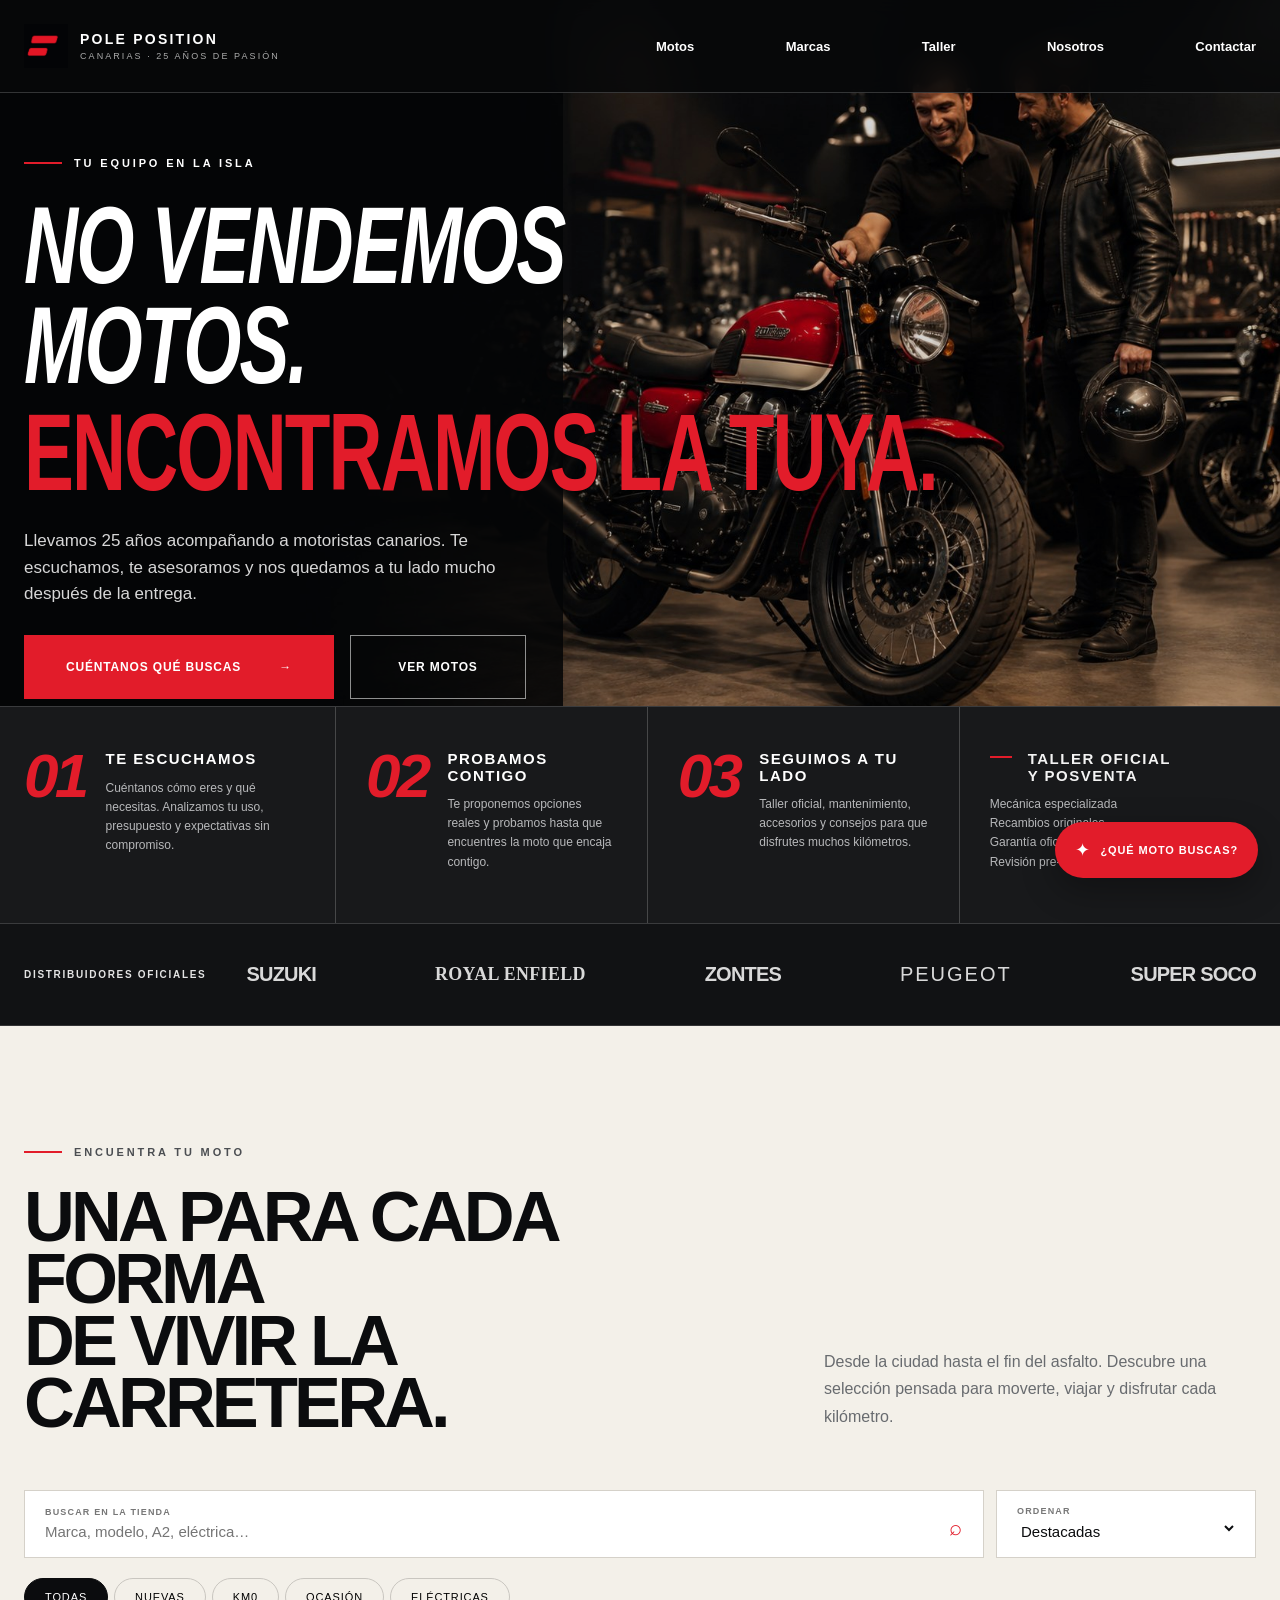
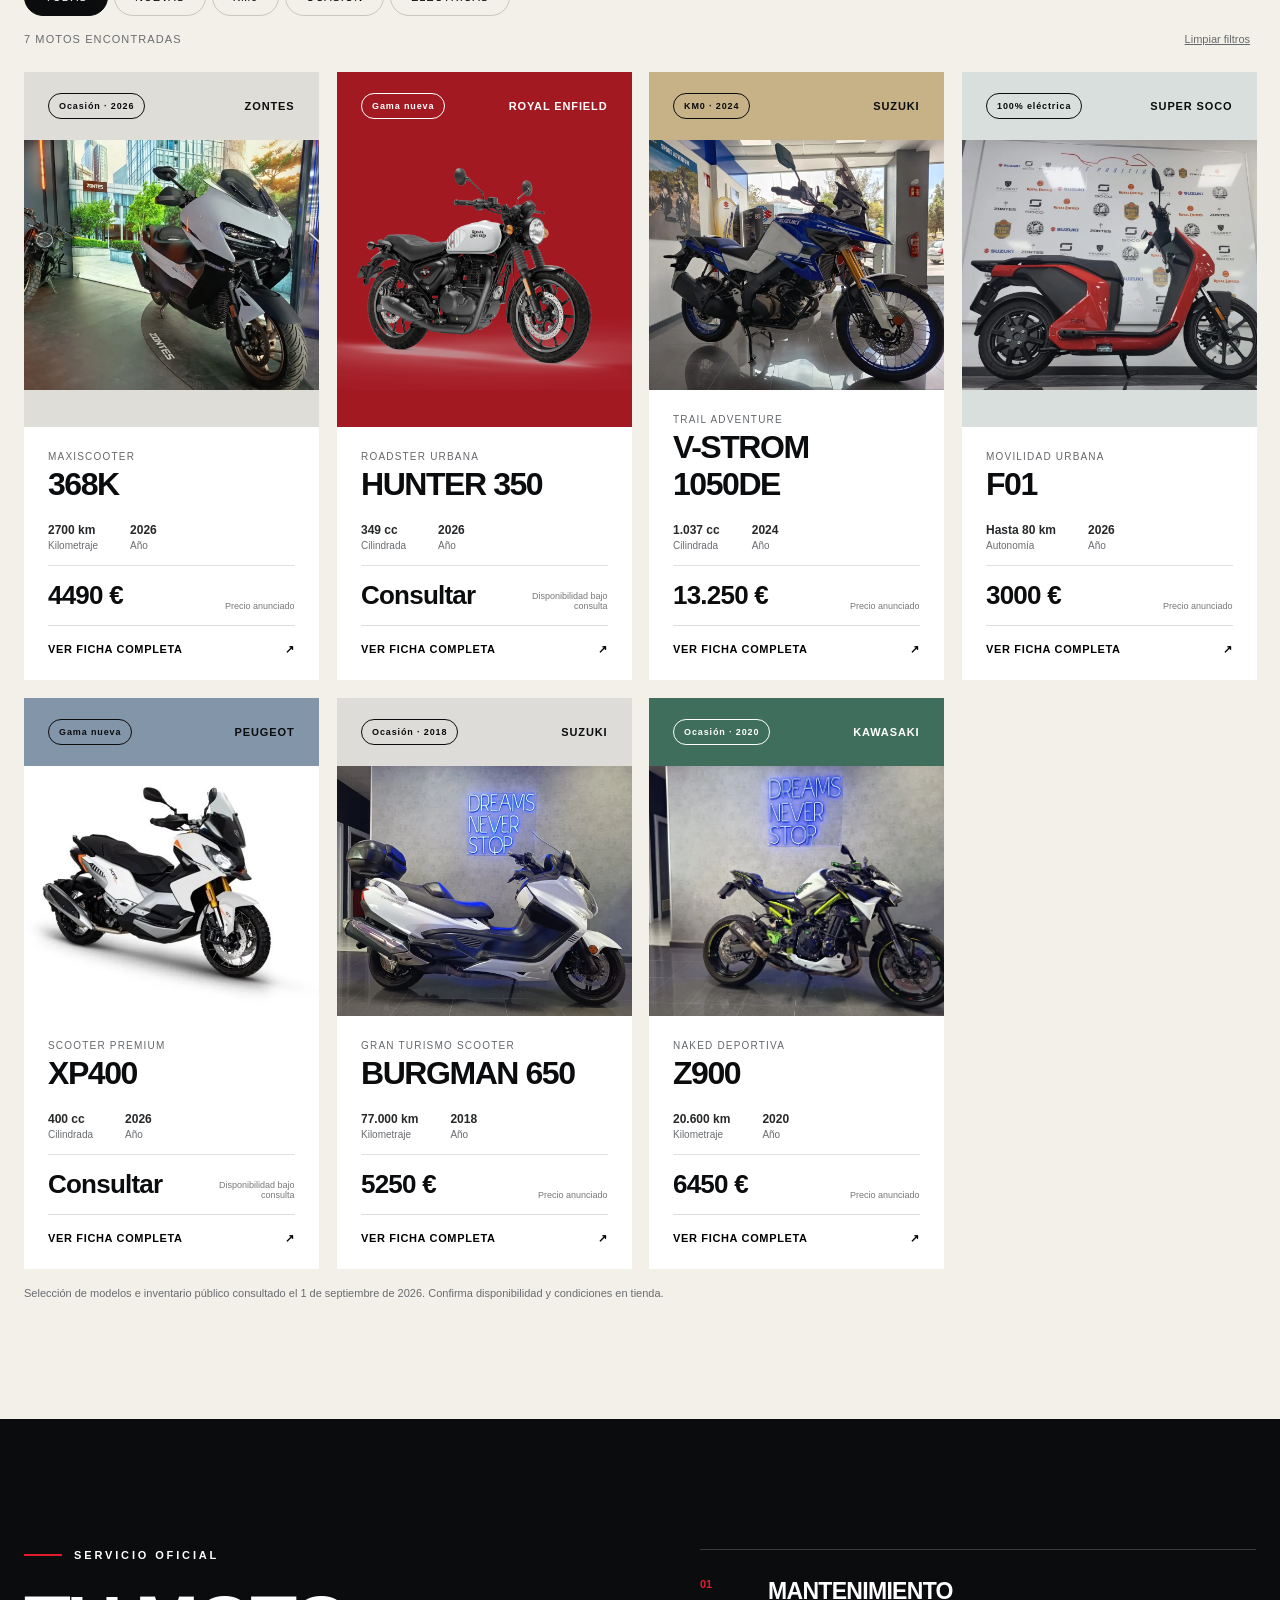
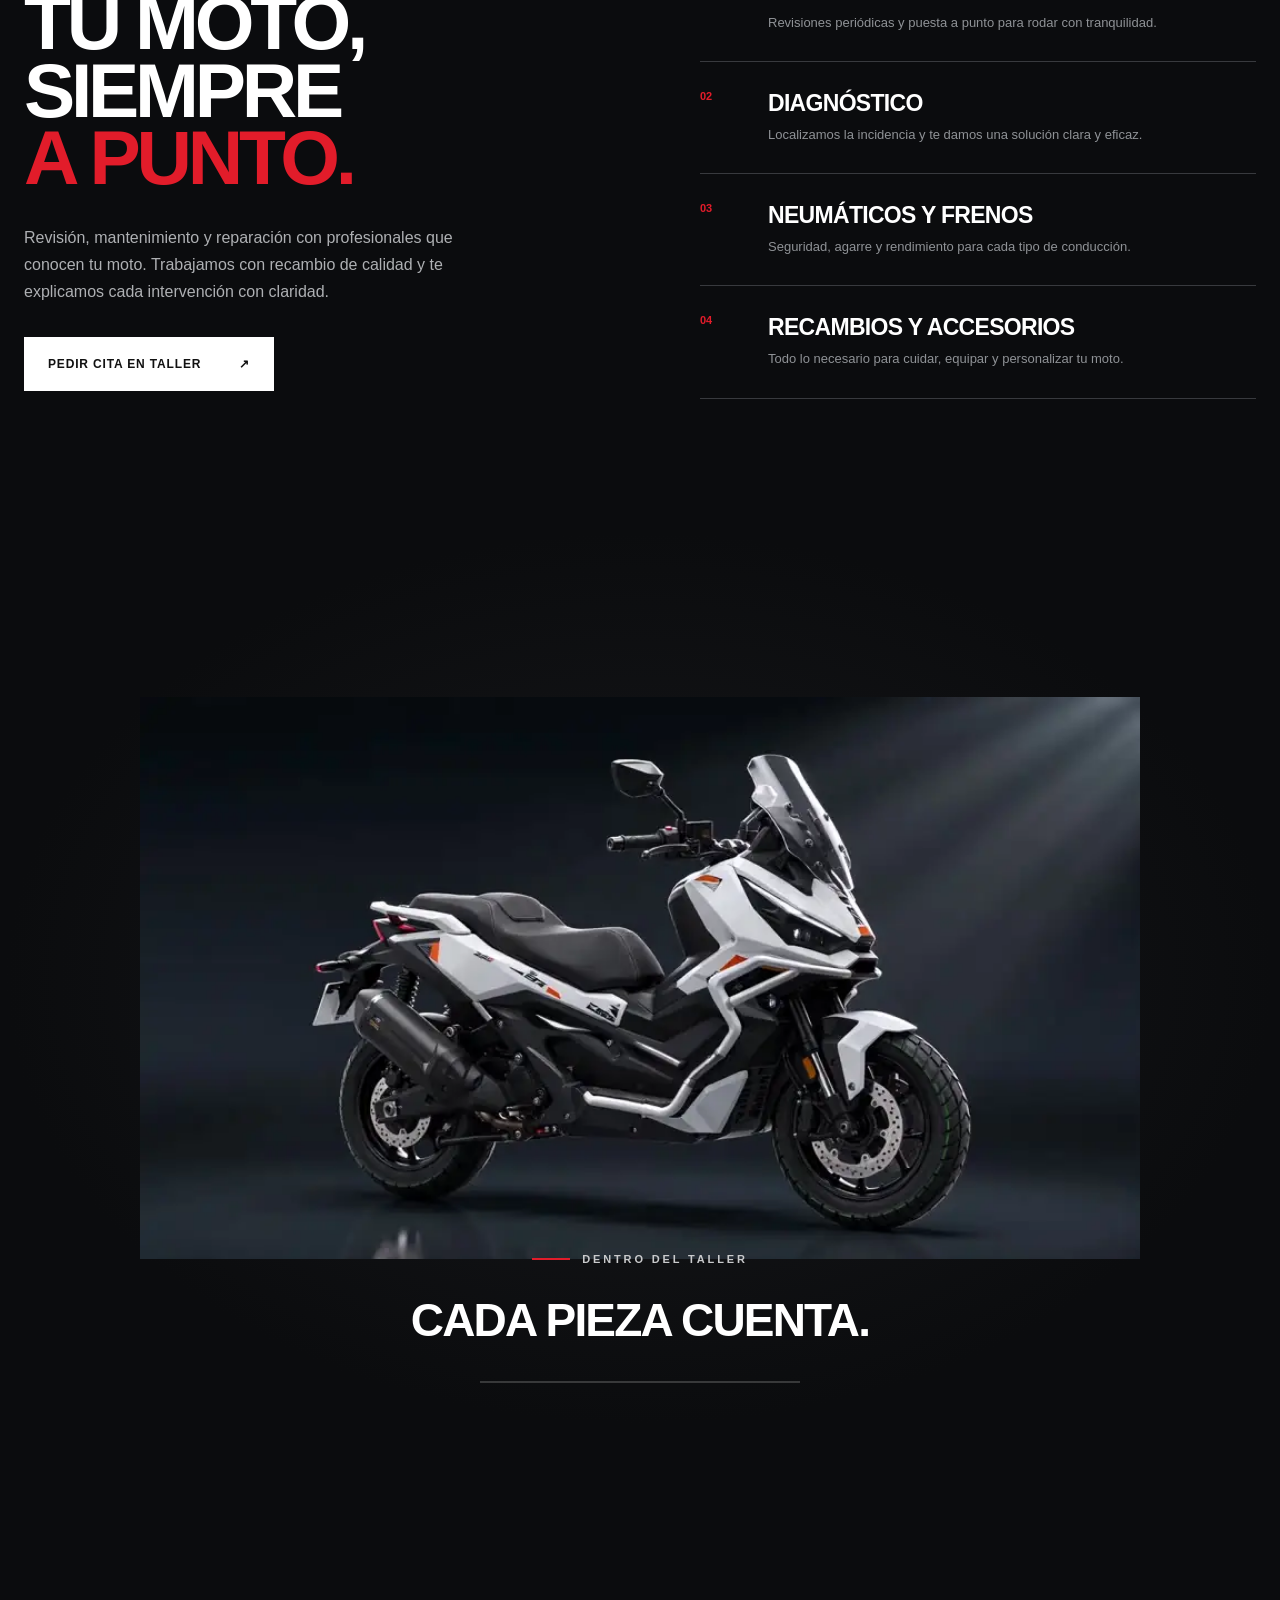
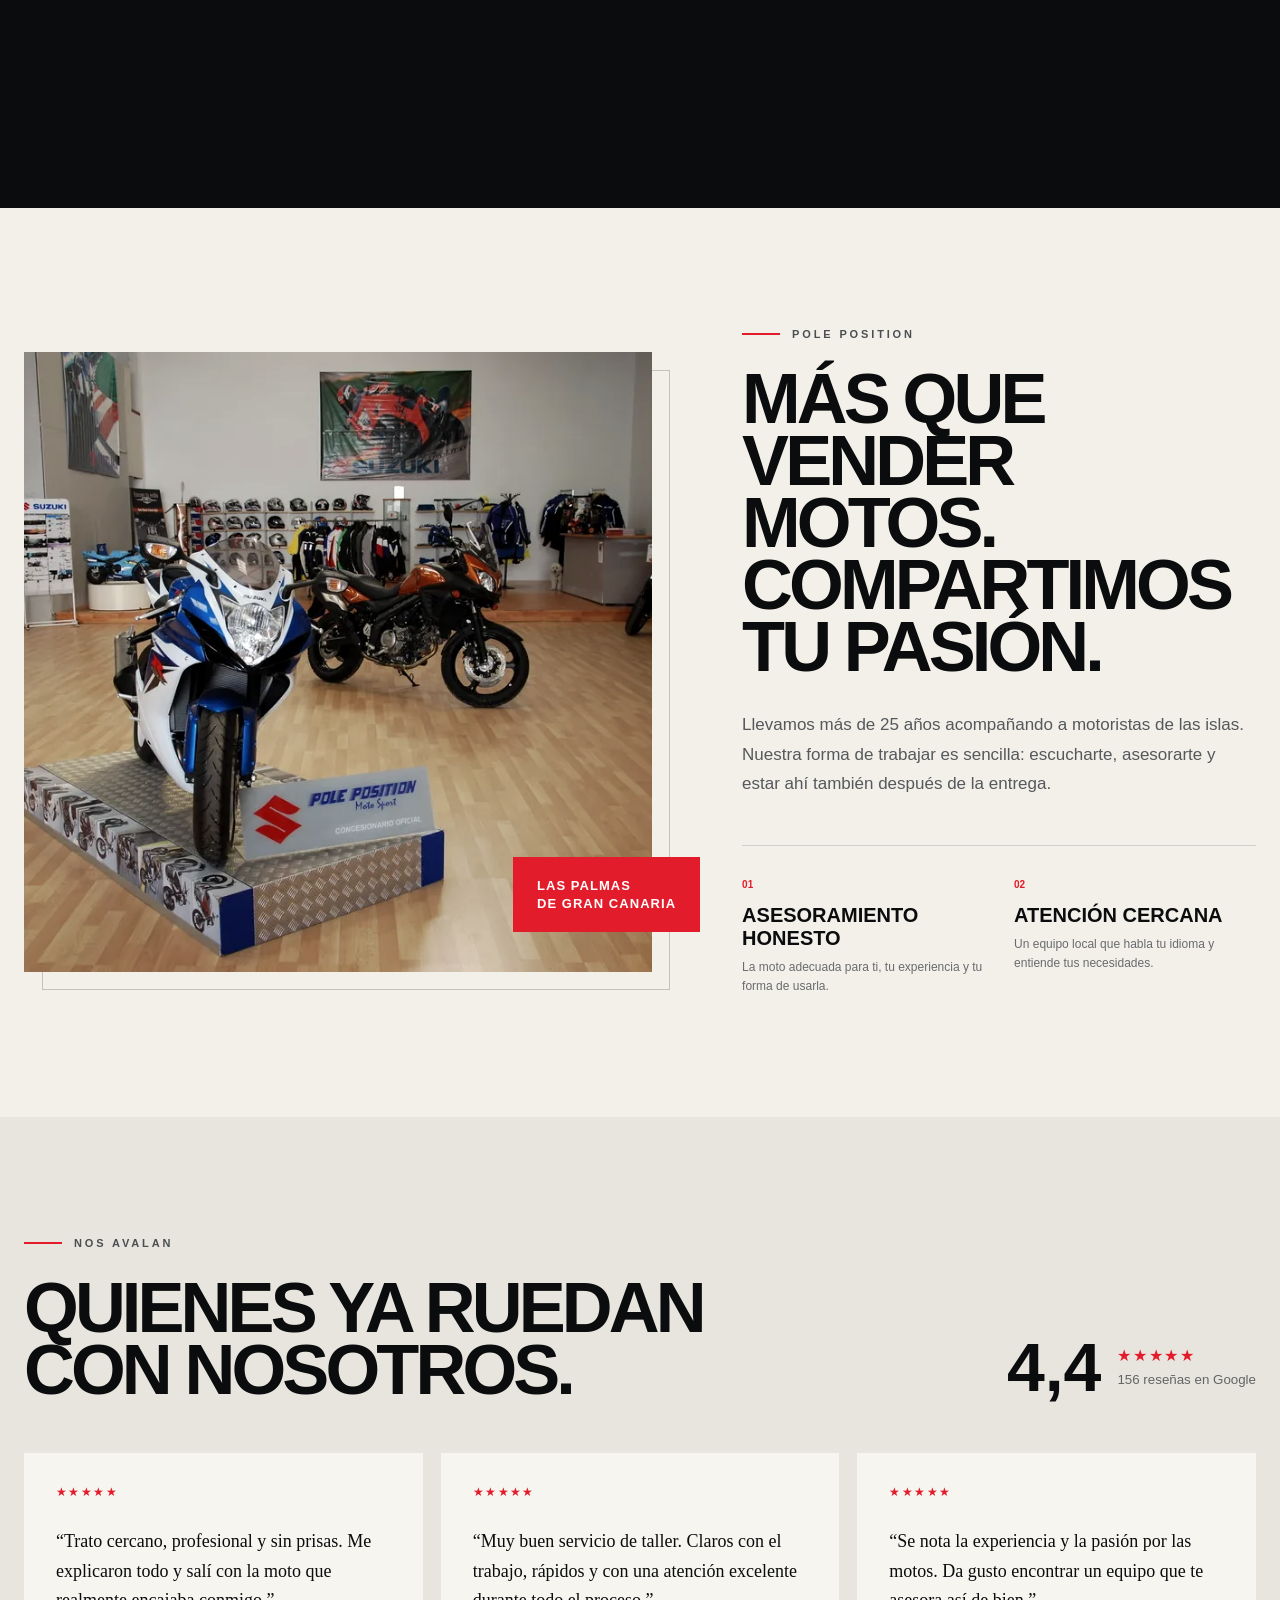
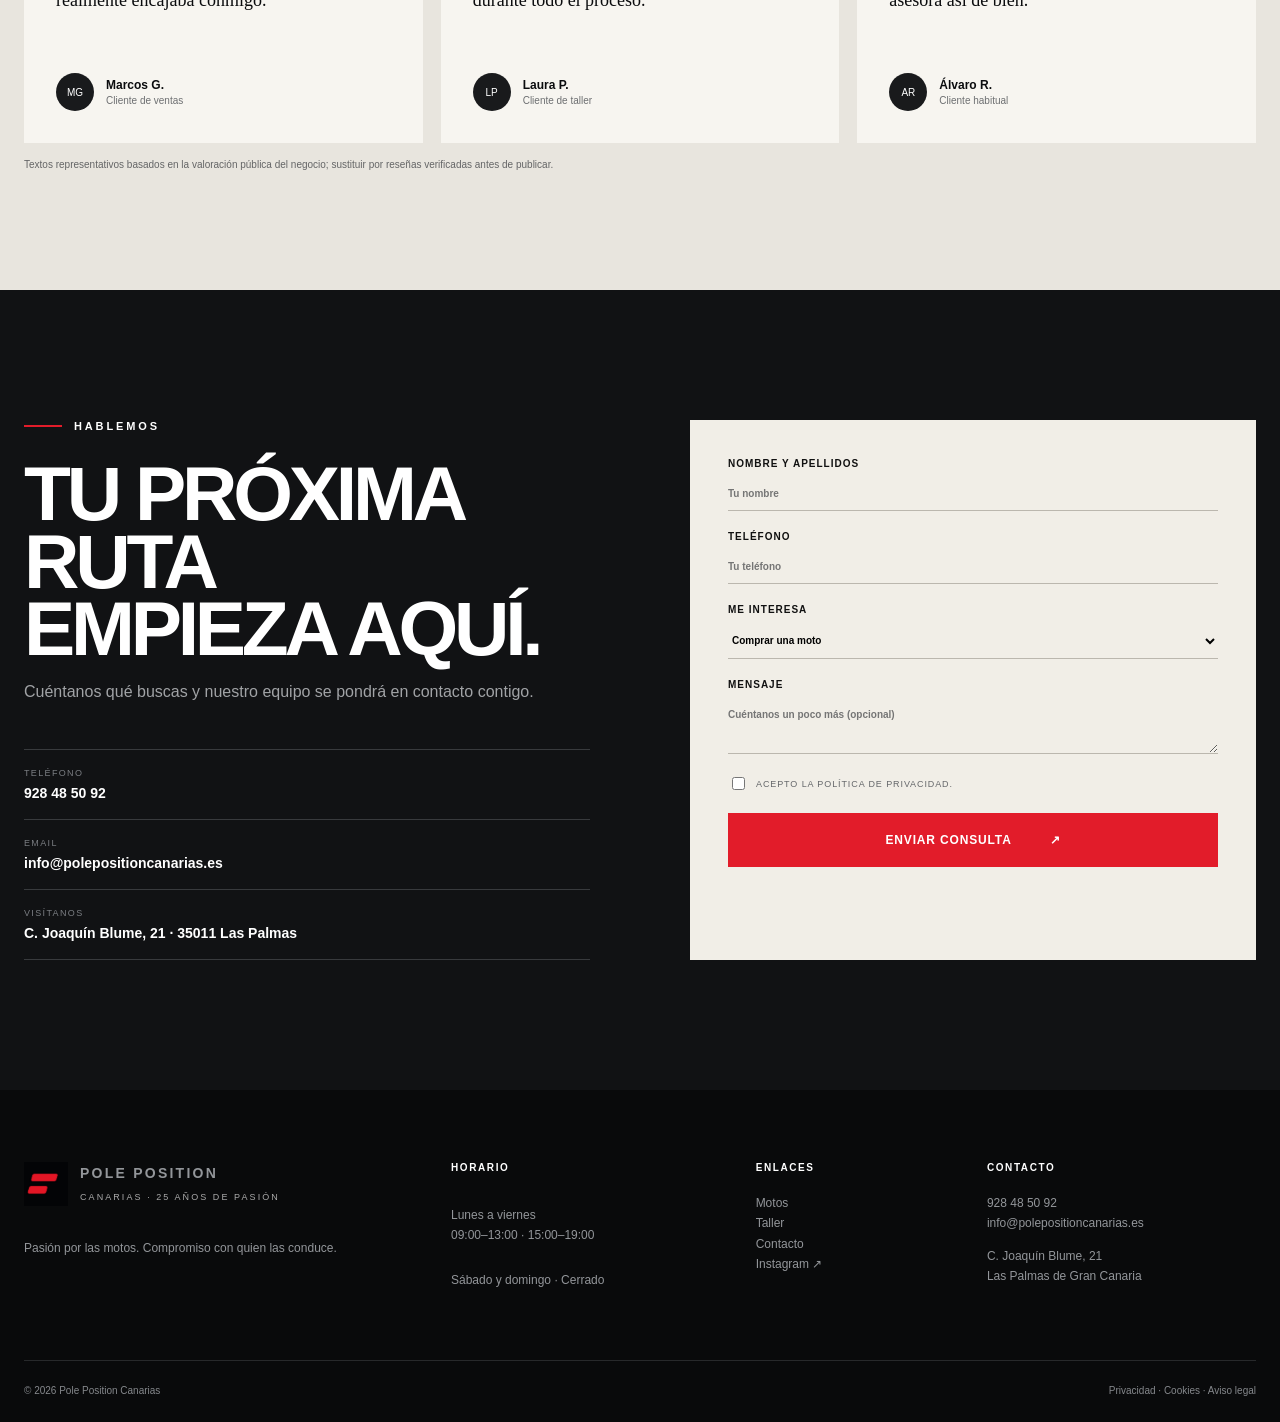
<file: index.html>
<!doctype html>
<html lang="es">
<head>
  <meta charset="UTF-8">
  <meta name="viewport" content="width=device-width, initial-scale=1.0">
  <meta name="description" content="Pole Position Canarias: motos nuevas, KM0, ocasión, taller oficial y equipamiento en Las Palmas de Gran Canaria. Distribuidor oficial Suzuki, Royal Enfield, Zontes, Peugeot y Super Soco.">
  <meta name="robots" content="index, follow">
  <meta name="theme-color" content="#0b0c0e">
  <link rel="canonical" href="https://polepositioncanarias.es/">
  <title>Pole Position Canarias | Tu próxima moto empieza aquí</title>

  <!-- Open Graph / redes sociales -->
  <meta property="og:type" content="website">
  <meta property="og:locale" content="es_ES">
  <meta property="og:site_name" content="Pole Position Canarias">
  <meta property="og:title" content="Pole Position Canarias | Tu próxima moto empieza aquí">
  <meta property="og:description" content="Motos nuevas, KM0, ocasión, taller oficial y equipamiento en Las Palmas de Gran Canaria.">
  <meta property="og:url" content="https://polepositioncanarias.es/">
  <meta property="og:image" content="https://polepositioncanarias.es/assets/hero-gran-canaria.webp">
  <meta property="og:image:width" content="1672">
  <meta property="og:image:height" content="941">
  <meta name="twitter:card" content="summary_large_image">
  <meta name="twitter:title" content="Pole Position Canarias | Tu próxima moto empieza aquí">
  <meta name="twitter:description" content="Motos nuevas, KM0, ocasión, taller oficial y equipamiento en Las Palmas de Gran Canaria.">
  <meta name="twitter:image" content="https://polepositioncanarias.es/assets/hero-gran-canaria.webp">

  <!-- Favicons -->
  <link rel="icon" href="assets/favicon.svg" type="image/svg+xml">
  <link rel="icon" href="assets/favicon-32.png" sizes="32x32" type="image/png">
  <link rel="apple-touch-icon" href="assets/apple-touch-icon.png">
  <link rel="manifest" href="assets/site.webmanifest">

  <link rel="preload" as="image" href="assets/hero-gran-canaria.webp" fetchpriority="high">
  <link rel="stylesheet" href="styles.css?v=6">

  <script type="application/ld+json">
  {
    "@context": "https://schema.org",
    "@type": "MotorcycleDealer",
    "name": "Pole Position Canarias",
    "legalName": "Pole Position Moto Sport S.L.",
    "url": "https://polepositioncanarias.es/",
    "image": "https://polepositioncanarias.es/assets/hero-gran-canaria.webp",
    "telephone": "+34928485092",
    "email": "info@polepositioncanarias.es",
    "priceRange": "€€",
    "address": {
      "@type": "PostalAddress",
      "streetAddress": "Calle Joaquín Blume, 21",
      "addressLocality": "Las Palmas de Gran Canaria",
      "postalCode": "35011",
      "addressRegion": "Las Palmas",
      "addressCountry": "ES"
    },
    "openingHoursSpecification": [
      {
        "@type": "OpeningHoursSpecification",
        "dayOfWeek": ["Monday", "Tuesday", "Wednesday", "Thursday", "Friday"],
        "opens": "09:00",
        "closes": "13:00"
      },
      {
        "@type": "OpeningHoursSpecification",
        "dayOfWeek": ["Monday", "Tuesday", "Wednesday", "Thursday", "Friday"],
        "opens": "15:00",
        "closes": "19:00"
      }
    ],
    "sameAs": [
      "https://www.instagram.com/poleposition.sl/"
    ],
    "brand": ["Suzuki", "Royal Enfield", "Zontes", "Peugeot", "Super Soco"]
  }
  </script>
</head>
<body>
  <a class="skip-link" href="#contenido">Saltar al contenido</a>
  <noscript>
    <div class="noscript-banner">
      Esta web necesita JavaScript para mostrar el catálogo de motos y los formularios. Mientras lo activas, puedes llamarnos al <a href="tel:+34928485092">928 48 50 92</a> o escribir a <a href="mailto:info@polepositioncanarias.es">info@polepositioncanarias.es</a>.
    </div>
  </noscript>

  <header class="site-header" id="inicio">
    <div class="nav-wrap">
      <a class="brand" href="#inicio" aria-label="Pole Position, inicio">
        <img class="brand-logo-mark" src="assets/icon-512.png" alt="" aria-hidden="true">
        <span class="brand-copy"><strong>POLE POSITION</strong><small>CANARIAS · 25 AÑOS DE PASIÓN</small></span>
      </a>
      <button class="menu-toggle" aria-expanded="false" aria-controls="main-nav" aria-label="Abrir menú">
        <span></span><span></span>
      </button>
      <nav class="main-nav" id="main-nav" aria-label="Navegación principal">
        <a href="#motos">Motos</a>
        <a href="#marcas">Marcas</a>
        <a href="#taller">Taller</a>
        <a href="#nosotros">Nosotros</a>
        <a class="nav-cta" href="#contacto">Contactar</a>
      </nav>
    </div>
  </header>

  <main id="contenido">
    <section class="hero" aria-labelledby="hero-title">
      <div class="hero-bg" role="img" aria-label="Asesor de Pole Position ayudando a un cliente junto a una moto en el concesionario"></div>
      <div class="hero-shade"></div>
      <div class="hero-content shell">
        <p class="eyebrow"><span></span> TU EQUIPO EN LA ISLA</p>
        <h1 id="hero-title">No vendemos motos.<br><em>Encontramos la tuya.</em></h1>
        <p class="hero-lead">Llevamos 25 años acompañando a motoristas canarios. Te escuchamos, te asesoramos y nos quedamos a tu lado mucho después de la entrega.</p>
        <div class="hero-actions">
          <a class="button button-primary" href="#contacto">Cuéntanos qué buscas <span aria-hidden="true">→</span></a>
          <a class="button button-ghost" href="#motos">Ver motos</a>
        </div>
        <div class="hero-trust"><span>Las Palmas de Gran Canaria</span><span>Taller oficial y posventa</span></div>
      </div>
    </section>

    <section class="choice-path" aria-label="Cómo te ayudamos a encontrar tu moto">
      <div class="choice-path-inner shell">
        <article><strong>01</strong><div><h2>Te escuchamos</h2><p>Cuéntanos cómo eres y qué necesitas. Analizamos tu uso, presupuesto y expectativas sin compromiso.</p></div></article>
        <article><strong>02</strong><div><h2>Probamos contigo</h2><p>Te proponemos opciones reales y probamos hasta que encuentres la moto que encaja contigo.</p></div></article>
        <article><strong>03</strong><div><h2>Seguimos a tu lado</h2><p>Taller oficial, mantenimiento, accesorios y consejos para que disfrutes muchos kilómetros.</p></div></article>
        <aside><h2>Taller oficial<br>y posventa</h2><p>Mecánica especializada<br>Recambios originales<br>Garantía oficial<br>Revisión pre-ITV</p></aside>
      </div>
    </section>

    <section class="brand-strip" id="marcas" aria-label="Marcas oficiales">
      <p>Distribuidores oficiales</p>
      <div class="brand-list">
        <span>SUZUKI</span><span>ROYAL ENFIELD</span><span>ZONTES</span><span>PEUGEOT</span><span>SUPER SOCO</span>
      </div>
    </section>

    <section class="inventory section shell" id="motos" aria-labelledby="motos-title">
      <div class="section-heading">
        <div>
          <p class="eyebrow dark"><span></span> ENCUENTRA TU MOTO</p>
          <h2 id="motos-title">Una para cada forma<br>de vivir la carretera.</h2>
        </div>
        <p>Desde la ciudad hasta el fin del asfalto. Descubre una selección pensada para moverte, viajar y disfrutar cada kilómetro.</p>
      </div>

      <div class="shop-toolbar" aria-label="Buscar y filtrar inventario">
        <label class="shop-search" for="inventory-search">
          <span>Buscar en la tienda</span>
          <input id="inventory-search" type="search" placeholder="Marca, modelo, A2, eléctrica…" autocomplete="off">
          <kbd aria-hidden="true">⌕</kbd>
        </label>
        <label class="shop-sort" for="inventory-sort">
          <span>Ordenar</span>
          <select id="inventory-sort">
            <option value="featured">Destacadas</option>
            <option value="price-asc">Precio: menor primero</option>
            <option value="price-desc">Precio: mayor primero</option>
            <option value="newest">Año: más recientes</option>
          </select>
        </label>
      </div>
      <div class="filters" role="group" aria-label="Filtrar motos por estado">
        <button class="filter active" data-filter="all" aria-pressed="true">Todas</button>
        <button class="filter" data-filter="nueva" aria-pressed="false">Nuevas</button>
        <button class="filter" data-filter="km0" aria-pressed="false">KM0</button>
        <button class="filter" data-filter="ocasion" aria-pressed="false">Ocasión</button>
        <button class="filter" data-filter="electrica" aria-pressed="false">Eléctricas</button>
      </div>
      <div class="shop-results"><p id="inventory-count" aria-live="polite"></p><button type="button" id="clear-filters">Limpiar filtros</button></div>
      <div class="bike-grid" id="inventory-grid"></div>
      <div class="empty-state" id="inventory-empty" hidden><strong>No encontramos esa moto.</strong><p>Prueba con otra marca, modelo o filtro. También puedes preguntarle al asistente.</p></div>
      <p class="catalog-note">Selección de modelos e inventario público consultado el 1 de septiembre de 2026. Confirma disponibilidad y condiciones en tienda.</p>
    </section>

    <dialog class="vehicle-dialog" id="vehicle-dialog" aria-labelledby="vehicle-dialog-title">
      <button class="dialog-close" type="button" data-close-dialog aria-label="Cerrar ficha">×</button>
      <div id="vehicle-detail"></div>
    </dialog>

    <dialog class="reserve-dialog" id="reserve-dialog" aria-labelledby="reserve-title">
      <button class="dialog-close" type="button" data-close-reserve aria-label="Cerrar reserva">×</button>
      <div class="reserve-heading"><p class="eyebrow dark"><span></span> SOLICITUD SIN COMPROMISO</p><h2 id="reserve-title">Reserva tu cita.</h2><p id="reserve-vehicle"></p></div>
      <form class="reserve-form" id="reserve-form">
        <input type="hidden" name="vehicle_id" id="reserve-vehicle-id">
        <input type="hidden" name="loaded_at" id="reserve-loaded-at" value="">
        <label class="hp-field" aria-hidden="true">No rellenar<input type="text" name="website" tabindex="-1" autocomplete="off"></label>
        <label>Nombre y apellidos<input type="text" name="nombre" autocomplete="name" required></label>
        <label>Teléfono<input type="tel" name="telefono" autocomplete="tel" required></label>
        <label>Email<input type="email" name="email" autocomplete="email" required></label>
        <label>Quiero<select name="tipo"><option>Ver la moto</option><option>Reservar una prueba</option><option>Consultar financiación</option><option>Entregar mi moto</option></select></label>
        <label class="wide">Mensaje<textarea name="mensaje" rows="3" placeholder="Horario preferido o cualquier duda"></textarea></label>
        <label class="check wide"><input type="checkbox" required><span>Acepto la política de privacidad y el contacto para gestionar esta solicitud.</span></label>
        <button class="button button-primary wide" type="submit">Enviar solicitud <span>↗</span></button>
        <p class="form-status wide" role="status" aria-live="polite"></p>
      </form>
    </dialog>

    <section class="service" id="taller" aria-labelledby="service-title">
      <div class="shell service-grid">
        <div class="service-copy">
          <p class="eyebrow"><span></span> SERVICIO OFICIAL</p>
          <h2 id="service-title">Tu moto, siempre<br><em>a punto.</em></h2>
          <p>Revisión, mantenimiento y reparación con profesionales que conocen tu moto. Trabajamos con recambio de calidad y te explicamos cada intervención con claridad.</p>
          <a class="button button-light" href="#contacto">Pedir cita en taller <span>↗</span></a>
        </div>
        <div class="service-list">
          <article><span>01</span><div><h3>Mantenimiento</h3><p>Revisiones periódicas y puesta a punto para rodar con tranquilidad.</p></div></article>
          <article><span>02</span><div><h3>Diagnóstico</h3><p>Localizamos la incidencia y te damos una solución clara y eficaz.</p></div></article>
          <article><span>03</span><div><h3>Neumáticos y frenos</h3><p>Seguridad, agarre y rendimiento para cada tipo de conducción.</p></div></article>
          <article><span>04</span><div><h3>Recambios y accesorios</h3><p>Todo lo necesario para cuidar, equipar y personalizar tu moto.</p></div></article>
        </div>
      </div>
    </section>

    <section class="scrollytelling" id="detalle-taller" aria-label="Cada pieza de tu moto, revisada">
      <div class="scrolly-sticky">
        <canvas id="scrolly-canvas" width="900" height="600" aria-hidden="true"></canvas>
        <div class="scrolly-caption" id="scrolly-caption">
          <p class="eyebrow"><span></span> DENTRO DEL TALLER</p>
          <h2>Cada pieza cuenta.</h2>
        </div>
        <div class="scrolly-progress" aria-hidden="true"><span id="scrolly-progress-bar"></span></div>
      </div>
    </section>

    <section class="experience section shell" id="nosotros" aria-labelledby="experience-title">
      <div class="experience-photo">
        <img src="assets/showroom.webp" alt="Exposición de motos de Pole Position" loading="lazy" decoding="async">
        <span>LAS PALMAS<br>DE GRAN CANARIA</span>
      </div>
      <div class="experience-copy">
        <p class="eyebrow dark"><span></span> POLE POSITION</p>
        <h2 id="experience-title">Más que vender motos.<br>Compartimos tu pasión.</h2>
        <p class="lead">Llevamos más de 25 años acompañando a motoristas de las islas. Nuestra forma de trabajar es sencilla: escucharte, asesorarte y estar ahí también después de la entrega.</p>
        <div class="values">
          <div><strong>01</strong><h3>Asesoramiento honesto</h3><p>La moto adecuada para ti, tu experiencia y tu forma de usarla.</p></div>
          <div><strong>02</strong><h3>Atención cercana</h3><p>Un equipo local que habla tu idioma y entiende tus necesidades.</p></div>
        </div>
      </div>
    </section>

    <section class="reviews section" aria-labelledby="reviews-title">
      <div class="shell">
        <div class="reviews-head"><div><p class="eyebrow dark"><span></span> NOS AVALAN</p><h2 id="reviews-title">Quienes ya ruedan<br>con nosotros.</h2></div><div class="rating"><strong>4,4</strong><span>★★★★★<small>156 reseñas en Google</small></span></div></div>
        <div class="review-grid">
          <blockquote><div>★★★★★</div><p>“Trato cercano, profesional y sin prisas. Me explicaron todo y salí con la moto que realmente encajaba conmigo.”</p><footer><span>MG</span><div><strong>Marcos G.</strong><small>Cliente de ventas</small></div></footer></blockquote>
          <blockquote><div>★★★★★</div><p>“Muy buen servicio de taller. Claros con el trabajo, rápidos y con una atención excelente durante todo el proceso.”</p><footer><span>LP</span><div><strong>Laura P.</strong><small>Cliente de taller</small></div></footer></blockquote>
          <blockquote><div>★★★★★</div><p>“Se nota la experiencia y la pasión por las motos. Da gusto encontrar un equipo que te asesora así de bien.”</p><footer><span>AR</span><div><strong>Álvaro R.</strong><small>Cliente habitual</small></div></footer></blockquote>
        </div>
        <p class="review-disclaimer">Textos representativos basados en la valoración pública del negocio; sustituir por reseñas verificadas antes de publicar.</p>
      </div>
    </section>

    <section class="contact" id="contacto" aria-labelledby="contact-title">
      <div class="shell contact-grid">
        <div class="contact-copy">
          <p class="eyebrow"><span></span> HABLEMOS</p>
          <h2 id="contact-title">Tu próxima ruta<br>empieza aquí.</h2>
          <p>Cuéntanos qué buscas y nuestro equipo se pondrá en contacto contigo.</p>
          <div class="contact-details">
            <a href="tel:+34928485092"><small>Teléfono</small><strong>928 48 50 92</strong></a>
            <a href="mailto:info@polepositioncanarias.es"><small>Email</small><strong>info@polepositioncanarias.es</strong></a>
            <a href="https://www.google.com/maps/search/?api=1&query=Calle+Joaquin+Blume+21+35011+Las+Palmas+de+Gran+Canaria" target="_blank" rel="noopener"><small>Visítanos</small><strong>C. Joaquín Blume, 21 · 35011 Las Palmas</strong></a>
          </div>
        </div>
        <form class="contact-form" id="lead-form">
          <label>Nombre y apellidos<input type="text" name="nombre" autocomplete="name" required placeholder="Tu nombre"></label>
          <label>Teléfono<input type="tel" name="telefono" autocomplete="tel" required placeholder="Tu teléfono"></label>
          <label>Me interesa<select name="interes" id="interest"><option>Comprar una moto</option><option>Reservar una prueba</option><option>Pedir cita en taller</option><option>Financiación</option><option>Otra consulta</option></select></label>
          <label>Mensaje<textarea name="mensaje" rows="3" placeholder="Cuéntanos un poco más (opcional)"></textarea></label>
          <label class="check"><input type="checkbox" required><span>Acepto la política de privacidad.</span></label>
          <button class="button button-primary" type="submit">Enviar consulta <span>↗</span></button>
          <p class="form-status" role="status" aria-live="polite"></p>
        </form>
      </div>
    </section>
  </main>

  <footer class="site-footer">
    <div class="shell footer-grid">
      <div><a class="brand footer-brand" href="#inicio"><img class="brand-logo-mark" src="assets/icon-512.png" alt="" aria-hidden="true"><span class="brand-copy"><strong>POLE POSITION</strong><small>CANARIAS · 25 AÑOS DE PASIÓN</small></span></a><p>Pasión por las motos. Compromiso con quien las conduce.</p></div>
      <div><h3>Horario</h3><p>Lunes a viernes<br>09:00–13:00 · 15:00–19:00</p><p>Sábado y domingo · Cerrado</p></div>
      <div><h3>Enlaces</h3><a href="#motos">Motos</a><a href="#taller">Taller</a><a href="#contacto">Contacto</a><a href="https://www.instagram.com/poleposition.sl/" target="_blank" rel="noopener">Instagram ↗</a></div>
      <div><h3>Contacto</h3><a href="tel:+34928485092">928 48 50 92</a><a href="mailto:info@polepositioncanarias.es">info@polepositioncanarias.es</a><p>C. Joaquín Blume, 21<br>Las Palmas de Gran Canaria</p></div>
    </div>
    <div class="shell footer-bottom"><span>© <span id="year"></span> Pole Position Canarias</span><span><a href="privacidad.html">Privacidad</a> · <a href="cookies.html">Cookies</a> · <a href="aviso-legal.html">Aviso legal</a></span></div>
  </footer>

  <button class="chat-launcher" id="chat-launcher" type="button" aria-expanded="false" aria-controls="shop-assistant"><span aria-hidden="true">✦</span><b>¿Qué moto buscas?</b></button>
  <aside class="shop-assistant" id="shop-assistant" aria-label="Asistente de Pole Position" hidden>
    <header><div><span>Asistente Pole</span><small><i></i> Disponible ahora</small></div><button type="button" id="chat-close" aria-label="Cerrar asistente">×</button></header>
    <div class="chat-log" id="chat-log" role="log" aria-live="polite"></div>
    <div class="chat-suggestions" id="chat-suggestions" aria-label="Preguntas sugeridas"></div>
    <form class="chat-form" id="chat-form"><label class="sr-only" for="chat-input">Escribe tu consulta</label><input id="chat-input" autocomplete="off" placeholder="Ej. moto A2 por menos de 5.000 €"><button type="submit" aria-label="Enviar consulta">↑</button></form>
    <p class="chat-note">Asistente automático. Confirma stock y precios con el equipo.</p>
  </aside>

  <script src="inventory.js"></script>
  <script src="script.js?v=3"></script>
</body>
</html>
</file>
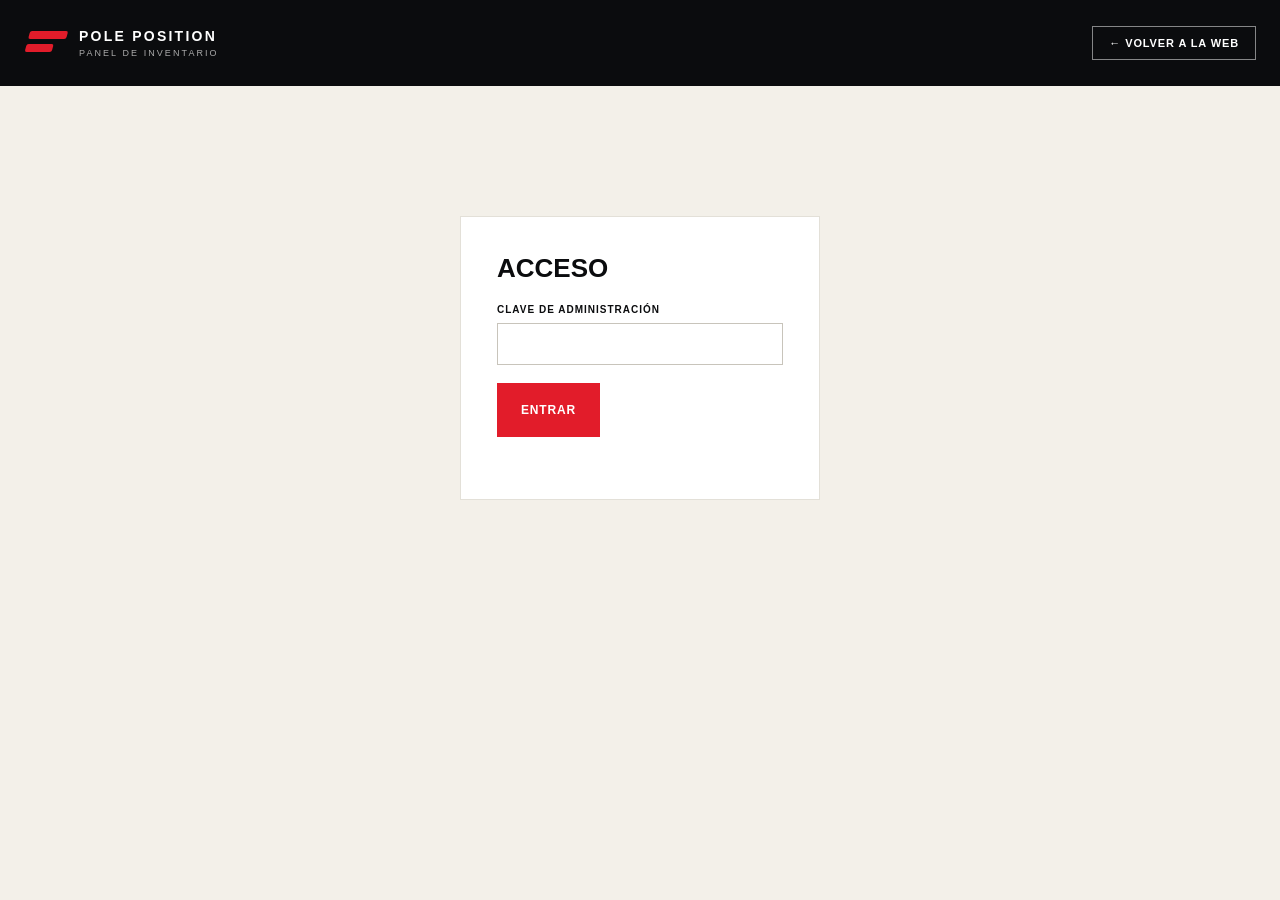
<file: admin.html>
<!doctype html>
<html lang="es">
<head>
  <meta charset="UTF-8">
  <meta name="viewport" content="width=device-width, initial-scale=1.0">
  <meta name="robots" content="noindex, nofollow">
  <meta name="theme-color" content="#0b0c0e">
  <title>Panel de inventario | Pole Position Canarias</title>
  <link rel="icon" href="assets/favicon.svg" type="image/svg+xml">
  <link rel="stylesheet" href="styles.css">
</head>
<body>
  <header class="legal-header">
    <div class="shell">
      <a class="brand" href="index.html" aria-label="Pole Position, inicio">
        <span class="brand-mark" aria-hidden="true"><i></i><i></i></span>
        <span class="brand-copy"><strong>POLE POSITION</strong><small>PANEL DE INVENTARIO</small></span>
      </a>
      <a class="legal-back" href="index.html">← Volver a la web</a>
    </div>
  </header>

  <main class="admin-main">
    <div class="shell admin-content">

      <section id="admin-login-view" class="admin-login">
        <h1>Acceso</h1>
        <label>Clave de administración
          <input type="password" id="admin-token-input" autocomplete="off">
        </label>
        <button class="button button-primary" type="button" id="admin-login-btn">Entrar</button>
        <p class="admin-msg" id="admin-login-msg"></p>
      </section>

      <section id="admin-panel-view" hidden>
        <div class="admin-toolbar">
          <h1>Inventario</h1>
          <button class="admin-logout" type="button" id="admin-logout-btn">Cerrar sesión</button>
        </div>
        <p class="admin-msg" id="admin-panel-msg"></p>
        <div class="admin-wrap">
          <table class="admin-table" id="admin-table">
            <thead>
              <tr>
                <th>Moto</th>
                <th>Estado</th>
                <th>Precio (€)</th>
                <th>Km</th>
                <th>Año</th>
                <th>Orden</th>
                <th></th>
              </tr>
            </thead>
            <tbody id="admin-table-body"></tbody>
          </table>
        </div>

        <div class="admin-add">
          <h2>Añadir moto nueva</h2>
          <form id="admin-add-form">
            <label>Slug (identificador único)<input name="slug" required placeholder="ej. suzuki-gsx-8s-2026"></label>
            <label>Marca<input name="brand" required></label>
            <label>Modelo<input name="model" required></label>
            <label>Familia<input name="family" required placeholder="ej. Naked deportiva"></label>
            <label>Condición
              <select name="condition">
                <option value="nueva">Nueva</option>
                <option value="km0">KM0</option>
                <option value="ocasion">Ocasión</option>
              </select>
            </label>
            <label>Etiqueta de condición<input name="condition_label" required placeholder="ej. Ocasión · 2024"></label>
            <label>Precio (vacío = a consultar)<input name="price" type="number" min="0" step="1"></label>
            <label>Año<input name="year" type="number" required></label>
            <label>Km<input name="km" type="number" min="0" value="0"></label>
            <label>Categorías (separadas por coma)<input name="categories" placeholder="urbana, scooter, a2"></label>
            <label>Imagen (ruta en /assets)<input name="image_path" required placeholder="assets/motos/inventario/archivo.webp"></label>
            <label>Texto alternativo de la imagen<input name="image_alt" required></label>
            <label>Tema visual (clase CSS de la tarjeta)<input name="theme" value="card-white"></label>
            <label>Estado
              <select name="status">
                <option value="draft">Borrador (oculto)</option>
                <option value="available" selected>Disponible</option>
                <option value="reserved">Reservada</option>
                <option value="sold">Vendida</option>
              </select>
            </label>
            <label class="wide">Descripción<textarea name="description" rows="2" required></textarea></label>
            <label class="wide">Ficha técnica (JSON, ej: {"Cilindrada":"650 cc","Carné":"A2"})<textarea name="specs" rows="2">{}</textarea></label>
            <button class="button button-primary" type="submit">Añadir al inventario</button>
          </form>
        </div>
      </section>

    </div>
  </main>

  <script src="admin.js"></script>
</body>
</html>
</file>
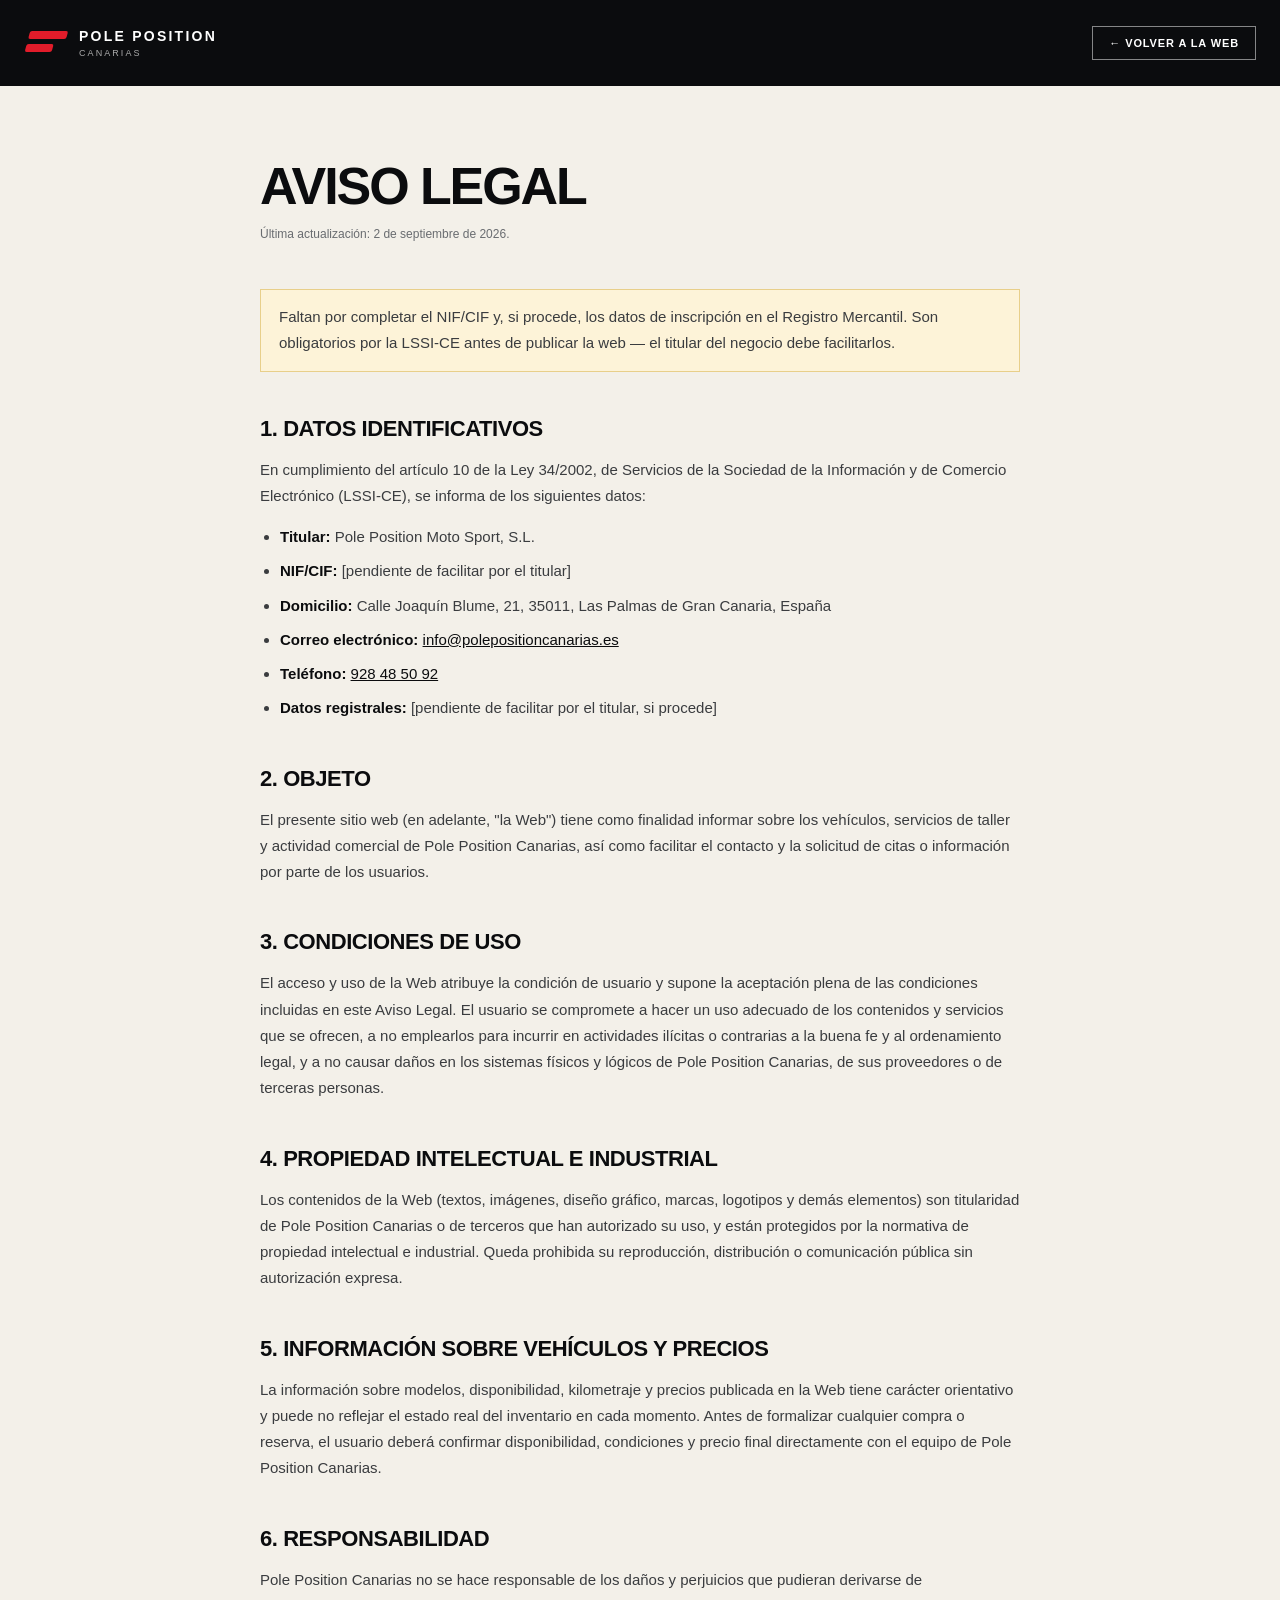
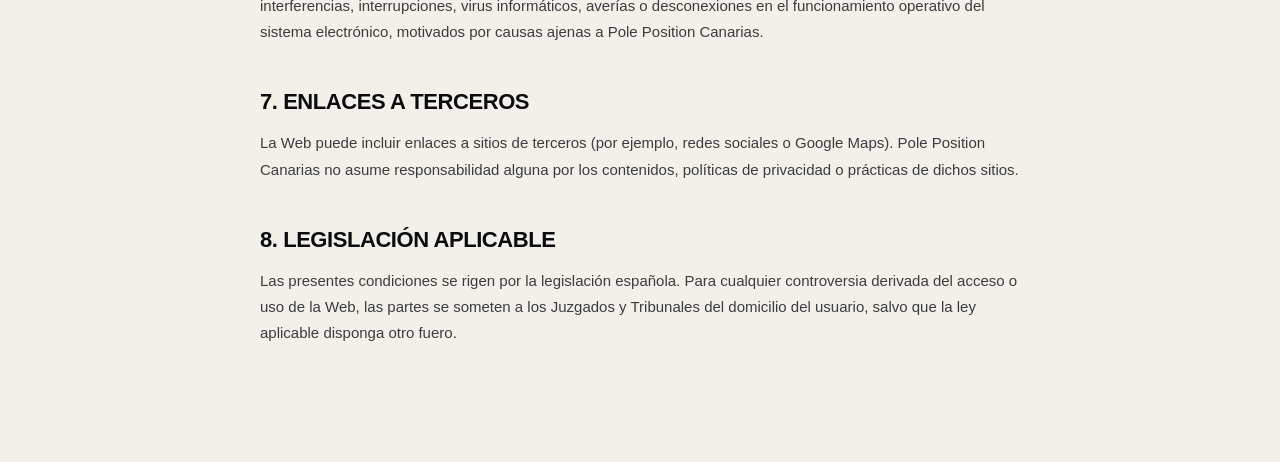
<file: aviso-legal.html>
<!doctype html>
<html lang="es">
<head>
  <meta charset="UTF-8">
  <meta name="viewport" content="width=device-width, initial-scale=1.0">
  <meta name="description" content="Aviso legal de Pole Position Canarias.">
  <meta name="robots" content="noindex, follow">
  <meta name="theme-color" content="#0b0c0e">
  <title>Aviso legal | Pole Position Canarias</title>
  <link rel="icon" href="assets/favicon.svg" type="image/svg+xml">
  <link rel="icon" href="assets/favicon-32.png" sizes="32x32" type="image/png">
  <link rel="apple-touch-icon" href="assets/apple-touch-icon.png">
  <link rel="stylesheet" href="styles.css">
</head>
<body>
  <header class="legal-header">
    <div class="shell">
      <a class="brand" href="index.html" aria-label="Pole Position, inicio">
        <span class="brand-mark" aria-hidden="true"><i></i><i></i></span>
        <span class="brand-copy"><strong>POLE POSITION</strong><small>CANARIAS</small></span>
      </a>
      <a class="legal-back" href="index.html">← Volver a la web</a>
    </div>
  </header>
  <main class="legal-main">
    <div class="shell legal-content">
      <h1>Aviso legal</h1>
      <p class="legal-updated">Última actualización: 2 de septiembre de 2026.</p>

      <p class="legal-placeholder">Faltan por completar el NIF/CIF y, si procede, los datos de inscripción en el Registro Mercantil. Son obligatorios por la LSSI-CE antes de publicar la web — el titular del negocio debe facilitarlos.</p>

      <h2>1. Datos identificativos</h2>
      <p>En cumplimiento del artículo 10 de la Ley 34/2002, de Servicios de la Sociedad de la Información y de Comercio Electrónico (LSSI-CE), se informa de los siguientes datos:</p>
      <ul>
        <li><strong>Titular:</strong> Pole Position Moto Sport, S.L.</li>
        <li><strong>NIF/CIF:</strong> [pendiente de facilitar por el titular]</li>
        <li><strong>Domicilio:</strong> Calle Joaquín Blume, 21, 35011, Las Palmas de Gran Canaria, España</li>
        <li><strong>Correo electrónico:</strong> <a href="mailto:info@polepositioncanarias.es">info@polepositioncanarias.es</a></li>
        <li><strong>Teléfono:</strong> <a href="tel:+34928485092">928 48 50 92</a></li>
        <li><strong>Datos registrales:</strong> [pendiente de facilitar por el titular, si procede]</li>
      </ul>

      <h2>2. Objeto</h2>
      <p>El presente sitio web (en adelante, "la Web") tiene como finalidad informar sobre los vehículos, servicios de taller y actividad comercial de Pole Position Canarias, así como facilitar el contacto y la solicitud de citas o información por parte de los usuarios.</p>

      <h2>3. Condiciones de uso</h2>
      <p>El acceso y uso de la Web atribuye la condición de usuario y supone la aceptación plena de las condiciones incluidas en este Aviso Legal. El usuario se compromete a hacer un uso adecuado de los contenidos y servicios que se ofrecen, a no emplearlos para incurrir en actividades ilícitas o contrarias a la buena fe y al ordenamiento legal, y a no causar daños en los sistemas físicos y lógicos de Pole Position Canarias, de sus proveedores o de terceras personas.</p>

      <h2>4. Propiedad intelectual e industrial</h2>
      <p>Los contenidos de la Web (textos, imágenes, diseño gráfico, marcas, logotipos y demás elementos) son titularidad de Pole Position Canarias o de terceros que han autorizado su uso, y están protegidos por la normativa de propiedad intelectual e industrial. Queda prohibida su reproducción, distribución o comunicación pública sin autorización expresa.</p>

      <h2>5. Información sobre vehículos y precios</h2>
      <p>La información sobre modelos, disponibilidad, kilometraje y precios publicada en la Web tiene carácter orientativo y puede no reflejar el estado real del inventario en cada momento. Antes de formalizar cualquier compra o reserva, el usuario deberá confirmar disponibilidad, condiciones y precio final directamente con el equipo de Pole Position Canarias.</p>

      <h2>6. Responsabilidad</h2>
      <p>Pole Position Canarias no se hace responsable de los daños y perjuicios que pudieran derivarse de interferencias, interrupciones, virus informáticos, averías o desconexiones en el funcionamiento operativo del sistema electrónico, motivados por causas ajenas a Pole Position Canarias.</p>

      <h2>7. Enlaces a terceros</h2>
      <p>La Web puede incluir enlaces a sitios de terceros (por ejemplo, redes sociales o Google Maps). Pole Position Canarias no asume responsabilidad alguna por los contenidos, políticas de privacidad o prácticas de dichos sitios.</p>

      <h2>8. Legislación aplicable</h2>
      <p>Las presentes condiciones se rigen por la legislación española. Para cualquier controversia derivada del acceso o uso de la Web, las partes se someten a los Juzgados y Tribunales del domicilio del usuario, salvo que la ley aplicable disponga otro fuero.</p>
    </div>
  </main>
</body>
</html>
</file>
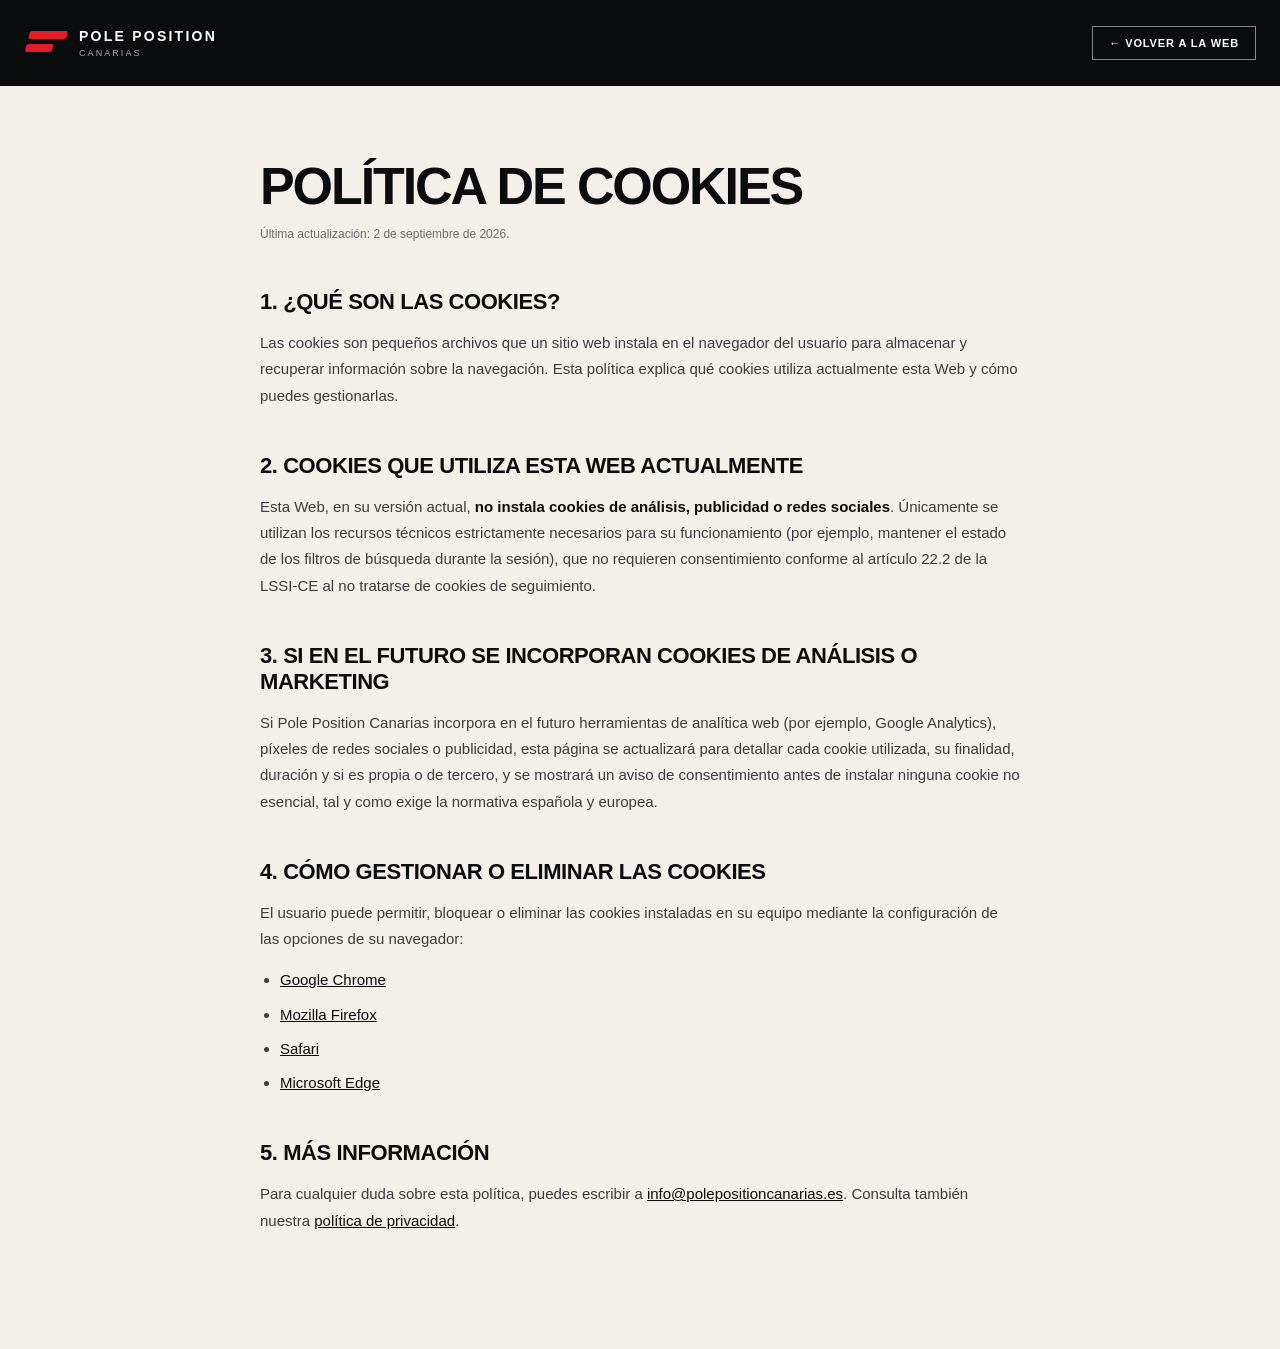
<file: cookies.html>
<!doctype html>
<html lang="es">
<head>
  <meta charset="UTF-8">
  <meta name="viewport" content="width=device-width, initial-scale=1.0">
  <meta name="description" content="Política de cookies de Pole Position Canarias.">
  <meta name="robots" content="noindex, follow">
  <meta name="theme-color" content="#0b0c0e">
  <title>Política de cookies | Pole Position Canarias</title>
  <link rel="icon" href="assets/favicon.svg" type="image/svg+xml">
  <link rel="icon" href="assets/favicon-32.png" sizes="32x32" type="image/png">
  <link rel="apple-touch-icon" href="assets/apple-touch-icon.png">
  <link rel="stylesheet" href="styles.css">
</head>
<body>
  <header class="legal-header">
    <div class="shell">
      <a class="brand" href="index.html" aria-label="Pole Position, inicio">
        <span class="brand-mark" aria-hidden="true"><i></i><i></i></span>
        <span class="brand-copy"><strong>POLE POSITION</strong><small>CANARIAS</small></span>
      </a>
      <a class="legal-back" href="index.html">← Volver a la web</a>
    </div>
  </header>
  <main class="legal-main">
    <div class="shell legal-content">
      <h1>Política de cookies</h1>
      <p class="legal-updated">Última actualización: 2 de septiembre de 2026.</p>

      <h2>1. ¿Qué son las cookies?</h2>
      <p>Las cookies son pequeños archivos que un sitio web instala en el navegador del usuario para almacenar y recuperar información sobre la navegación. Esta política explica qué cookies utiliza actualmente esta Web y cómo puedes gestionarlas.</p>

      <h2>2. Cookies que utiliza esta Web actualmente</h2>
      <p>Esta Web, en su versión actual, <strong>no instala cookies de análisis, publicidad o redes sociales</strong>. Únicamente se utilizan los recursos técnicos estrictamente necesarios para su funcionamiento (por ejemplo, mantener el estado de los filtros de búsqueda durante la sesión), que no requieren consentimiento conforme al artículo 22.2 de la LSSI-CE al no tratarse de cookies de seguimiento.</p>

      <h2>3. Si en el futuro se incorporan cookies de análisis o marketing</h2>
      <p>Si Pole Position Canarias incorpora en el futuro herramientas de analítica web (por ejemplo, Google Analytics), píxeles de redes sociales o publicidad, esta página se actualizará para detallar cada cookie utilizada, su finalidad, duración y si es propia o de tercero, y se mostrará un aviso de consentimiento antes de instalar ninguna cookie no esencial, tal y como exige la normativa española y europea.</p>

      <h2>4. Cómo gestionar o eliminar las cookies</h2>
      <p>El usuario puede permitir, bloquear o eliminar las cookies instaladas en su equipo mediante la configuración de las opciones de su navegador:</p>
      <ul>
        <li><a href="https://support.google.com/chrome/answer/95647" target="_blank" rel="noopener">Google Chrome</a></li>
        <li><a href="https://support.mozilla.org/es/kb/habilitar-y-deshabilitar-cookies-sitios-web-rastrear-preferencias" target="_blank" rel="noopener">Mozilla Firefox</a></li>
        <li><a href="https://support.apple.com/es-es/guide/safari/sfri11471/mac" target="_blank" rel="noopener">Safari</a></li>
        <li><a href="https://support.microsoft.com/es-es/microsoft-edge" target="_blank" rel="noopener">Microsoft Edge</a></li>
      </ul>

      <h2>5. Más información</h2>
      <p>Para cualquier duda sobre esta política, puedes escribir a <a href="mailto:info@polepositioncanarias.es">info@polepositioncanarias.es</a>. Consulta también nuestra <a href="privacidad.html">política de privacidad</a>.</p>
    </div>
  </main>
</body>
</html>
</file>
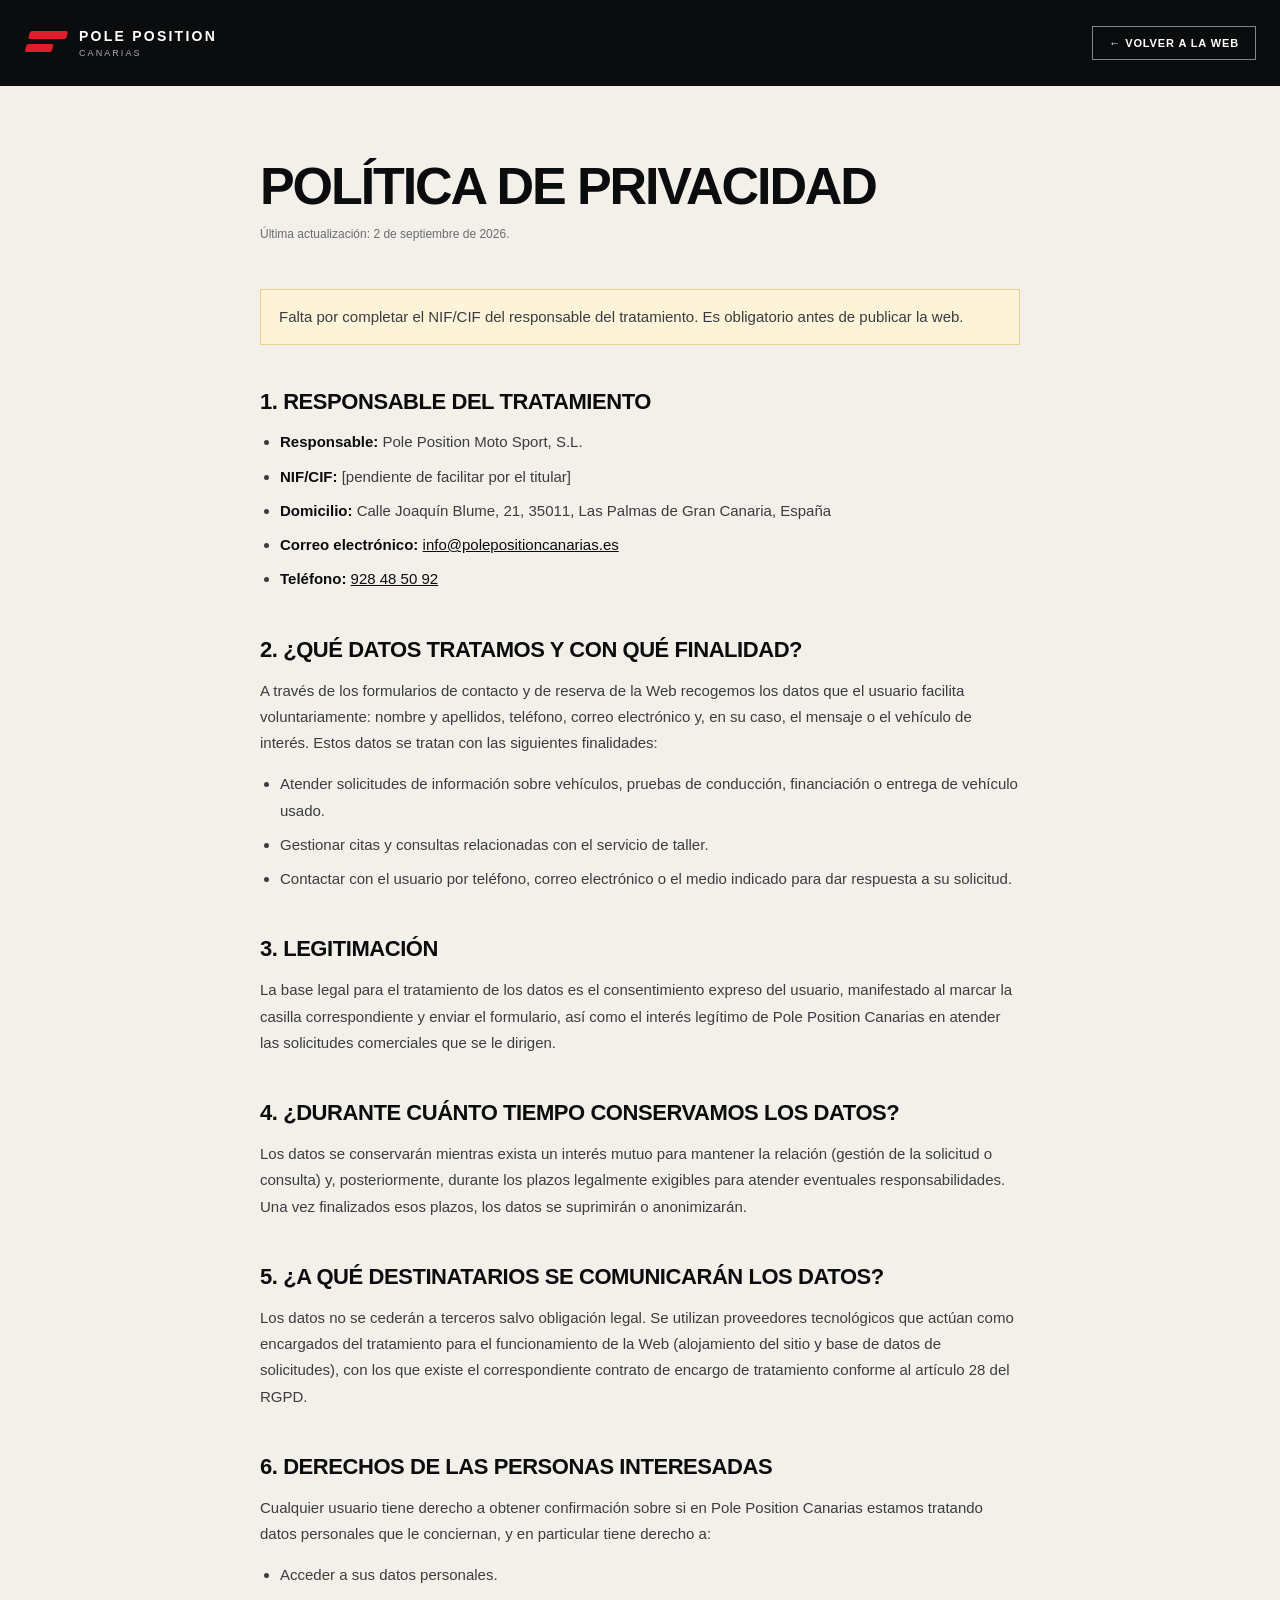
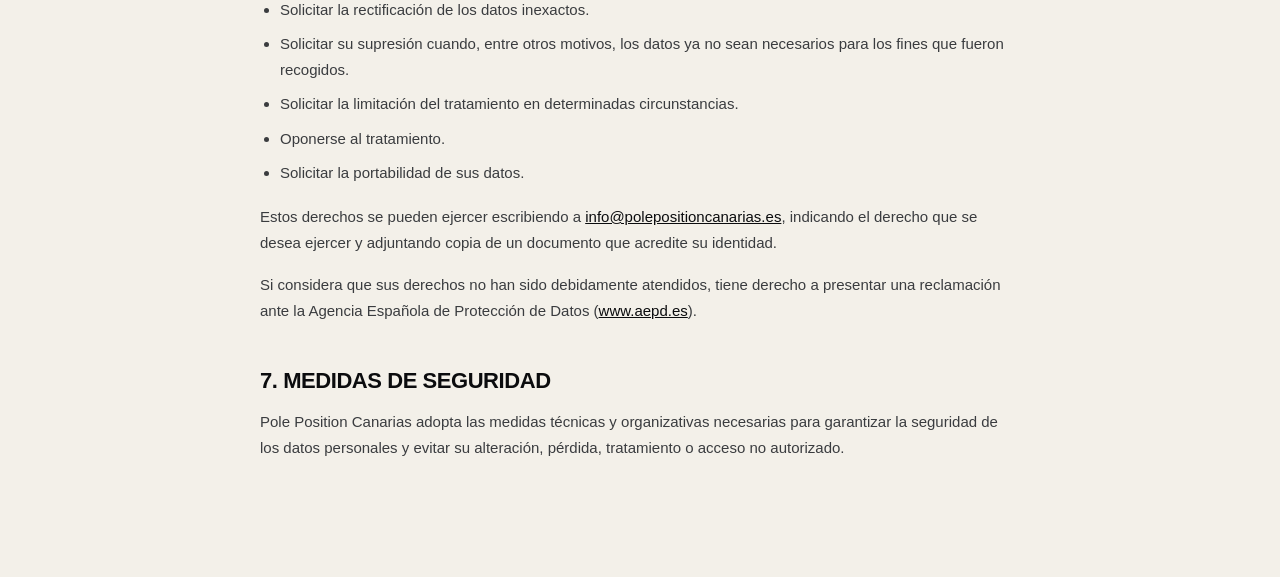
<file: privacidad.html>
<!doctype html>
<html lang="es">
<head>
  <meta charset="UTF-8">
  <meta name="viewport" content="width=device-width, initial-scale=1.0">
  <meta name="description" content="Política de privacidad de Pole Position Canarias.">
  <meta name="robots" content="noindex, follow">
  <meta name="theme-color" content="#0b0c0e">
  <title>Política de privacidad | Pole Position Canarias</title>
  <link rel="icon" href="assets/favicon.svg" type="image/svg+xml">
  <link rel="icon" href="assets/favicon-32.png" sizes="32x32" type="image/png">
  <link rel="apple-touch-icon" href="assets/apple-touch-icon.png">
  <link rel="stylesheet" href="styles.css">
</head>
<body>
  <header class="legal-header">
    <div class="shell">
      <a class="brand" href="index.html" aria-label="Pole Position, inicio">
        <span class="brand-mark" aria-hidden="true"><i></i><i></i></span>
        <span class="brand-copy"><strong>POLE POSITION</strong><small>CANARIAS</small></span>
      </a>
      <a class="legal-back" href="index.html">← Volver a la web</a>
    </div>
  </header>
  <main class="legal-main">
    <div class="shell legal-content">
      <h1>Política de privacidad</h1>
      <p class="legal-updated">Última actualización: 2 de septiembre de 2026.</p>

      <p class="legal-placeholder">Falta por completar el NIF/CIF del responsable del tratamiento. Es obligatorio antes de publicar la web.</p>

      <h2>1. Responsable del tratamiento</h2>
      <ul>
        <li><strong>Responsable:</strong> Pole Position Moto Sport, S.L.</li>
        <li><strong>NIF/CIF:</strong> [pendiente de facilitar por el titular]</li>
        <li><strong>Domicilio:</strong> Calle Joaquín Blume, 21, 35011, Las Palmas de Gran Canaria, España</li>
        <li><strong>Correo electrónico:</strong> <a href="mailto:info@polepositioncanarias.es">info@polepositioncanarias.es</a></li>
        <li><strong>Teléfono:</strong> <a href="tel:+34928485092">928 48 50 92</a></li>
      </ul>

      <h2>2. ¿Qué datos tratamos y con qué finalidad?</h2>
      <p>A través de los formularios de contacto y de reserva de la Web recogemos los datos que el usuario facilita voluntariamente: nombre y apellidos, teléfono, correo electrónico y, en su caso, el mensaje o el vehículo de interés. Estos datos se tratan con las siguientes finalidades:</p>
      <ul>
        <li>Atender solicitudes de información sobre vehículos, pruebas de conducción, financiación o entrega de vehículo usado.</li>
        <li>Gestionar citas y consultas relacionadas con el servicio de taller.</li>
        <li>Contactar con el usuario por teléfono, correo electrónico o el medio indicado para dar respuesta a su solicitud.</li>
      </ul>

      <h2>3. Legitimación</h2>
      <p>La base legal para el tratamiento de los datos es el consentimiento expreso del usuario, manifestado al marcar la casilla correspondiente y enviar el formulario, así como el interés legítimo de Pole Position Canarias en atender las solicitudes comerciales que se le dirigen.</p>

      <h2>4. ¿Durante cuánto tiempo conservamos los datos?</h2>
      <p>Los datos se conservarán mientras exista un interés mutuo para mantener la relación (gestión de la solicitud o consulta) y, posteriormente, durante los plazos legalmente exigibles para atender eventuales responsabilidades. Una vez finalizados esos plazos, los datos se suprimirán o anonimizarán.</p>

      <h2>5. ¿A qué destinatarios se comunicarán los datos?</h2>
      <p>Los datos no se cederán a terceros salvo obligación legal. Se utilizan proveedores tecnológicos que actúan como encargados del tratamiento para el funcionamiento de la Web (alojamiento del sitio y base de datos de solicitudes), con los que existe el correspondiente contrato de encargo de tratamiento conforme al artículo 28 del RGPD.</p>

      <h2>6. Derechos de las personas interesadas</h2>
      <p>Cualquier usuario tiene derecho a obtener confirmación sobre si en Pole Position Canarias estamos tratando datos personales que le conciernan, y en particular tiene derecho a:</p>
      <ul>
        <li>Acceder a sus datos personales.</li>
        <li>Solicitar la rectificación de los datos inexactos.</li>
        <li>Solicitar su supresión cuando, entre otros motivos, los datos ya no sean necesarios para los fines que fueron recogidos.</li>
        <li>Solicitar la limitación del tratamiento en determinadas circunstancias.</li>
        <li>Oponerse al tratamiento.</li>
        <li>Solicitar la portabilidad de sus datos.</li>
      </ul>
      <p>Estos derechos se pueden ejercer escribiendo a <a href="mailto:info@polepositioncanarias.es">info@polepositioncanarias.es</a>, indicando el derecho que se desea ejercer y adjuntando copia de un documento que acredite su identidad.</p>
      <p>Si considera que sus derechos no han sido debidamente atendidos, tiene derecho a presentar una reclamación ante la Agencia Española de Protección de Datos (<a href="https://www.aepd.es" target="_blank" rel="noopener">www.aepd.es</a>).</p>

      <h2>7. Medidas de seguridad</h2>
      <p>Pole Position Canarias adopta las medidas técnicas y organizativas necesarias para garantizar la seguridad de los datos personales y evitar su alteración, pérdida, tratamiento o acceso no autorizado.</p>
    </div>
  </main>
</body>
</html>
</file>
<file: styles.css>
:root{--ink:#0b0c0e;--ink-2:#15171a;--paper:#f3f0e9;--white:#fff;--red:#e21c2a;--muted:#686c70;--line:rgba(11,12,14,.14);--shell:min(1240px,calc(100% - 48px));--display:"Arial Narrow","Roboto Condensed","Segoe UI",sans-serif;--body:Inter,"Segoe UI",Arial,sans-serif}
*{box-sizing:border-box}html{scroll-behavior:smooth}body{margin:0;background:var(--paper);color:var(--ink);font-family:var(--body);-webkit-font-smoothing:antialiased}a{color:inherit;text-decoration:none}button,input,select,textarea{font:inherit}img{max-width:100%;display:block}.shell{width:var(--shell);margin-inline:auto}.skip-link{position:fixed;z-index:99;top:10px;left:10px;padding:10px 16px;background:white;color:#000;transform:translateY(-150%)}.skip-link:focus{transform:none}
.site-header{position:absolute;z-index:20;top:0;left:0;right:0;color:white;border-bottom:1px solid rgba(255,255,255,.18)}.nav-wrap{width:var(--shell);height:92px;margin:auto;display:flex;align-items:center;justify-content:space-between}.brand{display:inline-flex;align-items:center;gap:12px}.brand-mark{position:relative;width:43px;height:32px;display:inline-block;transform:skew(-15deg)}.brand-mark i{position:absolute;left:3px;width:38px;height:8px;background:var(--red);border-radius:2px}.brand-mark i:first-child{top:4px}.brand-mark i:last-child{top:17px;width:27px}.brand-copy{display:flex;flex-direction:column}.brand-copy strong{font-size:14px;letter-spacing:.16em}.brand-copy small{font-size:9px;letter-spacing:.23em;color:#aaa;margin-top:4px}.main-nav{display:flex;align-items:center;gap:34px;font-size:13px;font-weight:650}.main-nav>a:not(.nav-cta){position:relative}.main-nav>a:not(.nav-cta):after{content:"";position:absolute;height:1px;background:white;left:0;right:100%;bottom:-8px;transition:.25s}.main-nav>a:hover:after{right:0}.nav-cta{padding:13px 20px;border:1px solid rgba(255,255,255,.7)}.menu-toggle{display:none;background:none;border:0;color:white;width:44px;height:44px}.menu-toggle span{display:block;width:24px;height:1px;background:currentColor;margin:7px auto}
.hero{height:max(720px,100svh);min-height:720px;position:relative;color:white;background:#111;overflow:hidden}.hero-bg,.hero-shade{position:absolute;inset:0}.hero-bg{background:url("assets/hero-gran-canaria.webp") center/cover no-repeat;transform:scale(1.015);animation:hero-in 1.6s ease-out both}.hero-shade{background:linear-gradient(90deg,rgba(5,6,7,.9) 0%,rgba(5,6,7,.68) 37%,rgba(5,6,7,.08) 73%),linear-gradient(0deg,rgba(5,6,7,.72),transparent 42%)}@keyframes hero-in{from{transform:scale(1.06);opacity:.3}to{transform:scale(1.015);opacity:1}}.hero-content{position:relative;z-index:2;padding-top:clamp(180px,25vh,260px)}.eyebrow{margin:0 0 28px;display:flex;align-items:center;gap:12px;font-size:11px;font-weight:750;letter-spacing:.26em}.eyebrow span{width:38px;height:2px;background:var(--red)}.eyebrow.dark{color:#4b4e52}.hero h1,.section h2,.service h2,.contact h2{font-family:var(--display);text-transform:uppercase;letter-spacing:-.055em;line-height:.88;margin:0;font-stretch:condensed}.hero h1{font-size:clamp(58px,8vw,116px);max-width:900px}.hero h1 em,.service h2 em{font-style:normal;color:var(--red)}.hero-lead{font-size:17px;line-height:1.65;max-width:560px;color:#d3d3d3;margin:30px 0 36px}.hero-actions{display:flex;gap:12px;flex-wrap:wrap}.button{min-height:54px;padding:0 24px;display:inline-flex;align-items:center;justify-content:center;gap:38px;border:0;font-weight:750;font-size:12px;letter-spacing:.07em;text-transform:uppercase;cursor:pointer;transition:transform .2s,background .2s,color .2s}.button:hover{transform:translateY(-2px)}.button-primary{background:var(--red);color:white}.button-primary:hover{background:#f02a38}.button-ghost{border:1px solid rgba(255,255,255,.55);color:white}.button-ghost:hover{background:white;color:#111}.hero-meta{position:absolute;z-index:2;bottom:0;left:50%;transform:translateX(-50%);height:116px;display:grid;grid-template-columns:repeat(3,1fr) 1.4fr;border-top:1px solid rgba(255,255,255,.22)}.hero-meta>div,.hero-meta>a{display:flex;align-items:center;gap:14px;padding:0 24px;border-right:1px solid rgba(255,255,255,.18)}.hero-meta>div:first-child{padding-left:0}.hero-meta strong{font-family:var(--display);font-size:28px;letter-spacing:-.04em}.hero-meta span,.hero-meta small{font-size:11px;line-height:1.4;color:#b5b5b5;text-transform:uppercase;letter-spacing:.08em}.hero-meta>a{justify-content:flex-end;flex-direction:column;align-items:flex-end;gap:3px;border:0}.hero-meta>a strong{font-size:19px}
.brand-strip{background:#0e0f11;color:white;min-height:150px;padding:30px max(24px,calc((100% - 1240px)/2));display:flex;align-items:center;justify-content:space-between;gap:50px}.brand-strip p{color:#7d7d7d;font-size:10px;letter-spacing:.17em;text-transform:uppercase;max-width:110px;line-height:1.5}.brand-list{display:flex;align-items:center;justify-content:space-between;gap:clamp(22px,4vw,72px);flex:1}.brand-list span{font-family:var(--display);font-size:clamp(16px,1.7vw,24px);font-weight:850;letter-spacing:-.04em;color:#d9d9d9;white-space:nowrap}.brand-list span:nth-child(2){font-family:Georgia,serif;font-size:clamp(14px,1.4vw,19px);letter-spacing:.02em}.brand-list span:nth-child(4){font-weight:500;letter-spacing:.1em}
.section{padding-block:120px}.section-heading{display:grid;grid-template-columns:1.25fr .75fr;gap:80px;align-items:end;margin-bottom:56px}.section h2{font-size:clamp(48px,5.5vw,78px)}.section-heading>p{color:#686b6f;line-height:1.7;max-width:460px;margin:0 0 4px}.filters{display:flex;gap:6px;margin-bottom:30px;overflow-x:auto;padding-bottom:4px}.filter{border:1px solid #c9c6c0;background:transparent;padding:12px 20px;border-radius:99px;font-size:11px;text-transform:uppercase;letter-spacing:.08em;white-space:nowrap;cursor:pointer}.filter.active,.filter:hover{background:var(--ink);color:white;border-color:var(--ink)}.bike-grid{display:grid;grid-template-columns:repeat(3,1fr);gap:18px}.bike-card{min-height:520px;position:relative;display:flex;flex-direction:column;overflow:hidden;background:#dfddd7;transition:transform .25s,box-shadow .25s}.bike-card:hover{transform:translateY(-6px);box-shadow:0 20px 50px rgba(0,0,0,.13)}.bike-card[hidden]{display:none}.card-top{height:68px;display:flex;align-items:center;justify-content:space-between;padding:0 24px;font-size:11px;font-weight:800;letter-spacing:.08em}.pill{border:1px solid currentColor;border-radius:99px;padding:7px 10px;font-size:9px}.bike-visual{height:250px;flex:none}.image-zontes{background:url("assets/zontes-368g.webp") center 38%/cover no-repeat}.bike-drawing{display:flex;align-items:center;justify-content:center;padding:10px 24px;color:#1b1d20}.bike-drawing svg{width:100%;filter:drop-shadow(0 18px 12px rgba(0,0,0,.18));transition:transform .35s}.bike-card:hover .bike-drawing svg{transform:translateX(7px)}.card-red{background:#a31922;color:white}.card-red .bike-drawing{color:#161719}.card-sand{background:#c7b187}.card-electric{background:#d8dfdc}.card-blue{background:#8396a9}.bike-info{background:#fff;color:var(--ink);margin-top:auto;padding:24px}.bike-info>p{margin:0 0 4px;font-size:10px;text-transform:uppercase;letter-spacing:.12em;color:#777}.bike-info h3{font-family:var(--display);font-size:32px;text-transform:uppercase;margin:0 0 20px;letter-spacing:-.045em}.bike-info>div{display:flex;gap:32px;margin-bottom:22px}.bike-info>div span{font-size:10px;color:#838589;display:flex;flex-direction:column;gap:3px}.bike-info>div b{font-size:12px;color:#26282a}.bike-info>a{border-top:1px solid #dedede;padding-top:17px;display:flex;justify-content:space-between;font-size:11px;font-weight:800;text-transform:uppercase;letter-spacing:.06em}.catalog-note{font-size:11px;color:#797b7d;margin:18px 0 0}
.service{background:var(--ink);color:white;padding:130px 0}.service-grid{display:grid;grid-template-columns:1fr 1fr;gap:120px}.service h2,.contact h2{font-size:clamp(60px,6vw,88px)}.service-copy>p:not(.eyebrow){line-height:1.7;color:#aeb0b3;max-width:480px;margin:32px 0}.button-light{background:white;color:#111}.service-list{border-top:1px solid #383a3e}.service-list article{display:grid;grid-template-columns:52px 1fr;gap:16px;padding:28px 0;border-bottom:1px solid #383a3e}.service-list article>span{color:var(--red);font-size:11px;font-weight:800}.service-list h3{margin:0 0 8px;font-family:var(--display);font-size:23px;text-transform:uppercase;letter-spacing:-.03em}.service-list p{margin:0;color:#8f9296;font-size:13px;line-height:1.55}
.experience{display:grid;grid-template-columns:1.1fr .9fr;gap:90px;align-items:center}.experience-photo{position:relative;min-height:620px}.experience-photo:before{content:"";position:absolute;inset:18px -18px -18px 18px;border:1px solid #c5c1b8}.experience-photo img{position:absolute;width:100%;height:100%;object-fit:cover;filter:saturate(.75) contrast(1.05)}.experience-photo>span{position:absolute;right:-48px;bottom:40px;background:var(--red);color:white;padding:20px 24px;font-family:var(--display);font-weight:800;font-size:13px;letter-spacing:.08em;line-height:1.35}.experience-copy .lead{font-size:17px;color:#55585c;line-height:1.75;margin:32px 0 46px}.values{display:grid;grid-template-columns:1fr 1fr;gap:30px;border-top:1px solid var(--line);padding-top:28px}.values strong{font-size:10px;color:var(--red)}.values h3{font-family:var(--display);text-transform:uppercase;font-size:20px;margin:12px 0 8px}.values p{font-size:12px;line-height:1.6;color:#696b6f;margin:0}
.reviews{background:#e8e5de}.reviews-head{display:flex;justify-content:space-between;align-items:flex-end;margin-bottom:52px}.rating{display:flex;align-items:center;gap:16px}.rating>strong{font-family:var(--display);font-size:68px;line-height:1}.rating>span{color:var(--red);letter-spacing:.1em}.rating small{display:block;color:#626567;letter-spacing:0;margin-top:7px}.review-grid{display:grid;grid-template-columns:repeat(3,1fr);gap:18px}.review-grid blockquote{margin:0;background:#f7f5f0;padding:32px;min-height:290px;display:flex;flex-direction:column}.review-grid blockquote>div{color:var(--red);font-size:12px;letter-spacing:.12em}.review-grid blockquote>p{font-family:Georgia,serif;font-size:18px;line-height:1.65;margin:28px 0}.review-grid footer{margin-top:auto;display:flex;align-items:center;gap:12px}.review-grid footer>span{width:38px;height:38px;border-radius:50%;background:#191a1c;color:white;display:grid;place-items:center;font-size:10px}.review-grid footer div{display:flex;flex-direction:column}.review-grid footer strong{font-size:12px}.review-grid footer small{color:#6d6f71;font-size:10px;margin-top:3px}.review-disclaimer{font-size:10px;color:#646566;margin:16px 0 0}
.contact{background:#111214;color:white;padding:130px 0}.contact-grid{display:grid;grid-template-columns:1fr 1fr;gap:100px}.contact-copy>p:not(.eyebrow){color:#a1a3a6;line-height:1.6}.contact-details{border-top:1px solid #383a3d;margin-top:45px}.contact-details a{display:flex;flex-direction:column;gap:7px;padding:18px 0;border-bottom:1px solid #383a3d}.contact-details small{font-size:9px;text-transform:uppercase;letter-spacing:.15em;color:#7b7e83}.contact-details strong{font-size:14px}.contact-form{background:#f1eee7;color:#111;padding:38px}.contact-form label{display:flex;flex-direction:column;gap:8px;font-size:10px;font-weight:800;text-transform:uppercase;letter-spacing:.1em;margin-bottom:20px}.contact-form input,.contact-form select,.contact-form textarea{border:0;border-bottom:1px solid #bbb7ae;background:transparent;padding:11px 0;border-radius:0;outline:none;text-transform:none;letter-spacing:0}.contact-form input:focus,.contact-form select:focus,.contact-form textarea:focus{border-color:var(--red)}.contact-form .check{flex-direction:row;align-items:center;font-size:9px;color:#65676a;font-weight:500}.check input{accent-color:var(--red)}.contact-form .button{width:100%}.form-status{font-size:12px;margin:14px 0 0;color:#3a763f;text-align:center;min-height:18px}
.site-footer{background:#090a0b;color:white;padding:72px 0 26px}.footer-grid{display:grid;grid-template-columns:1.5fr 1fr .7fr 1.1fr;gap:60px}.footer-brand{margin-bottom:20px}.footer-grid>div>p,.footer-grid a{color:#85888c;font-size:12px;line-height:1.7}.footer-grid h3{font-size:10px;text-transform:uppercase;letter-spacing:.16em;margin:0 0 20px}.footer-grid>div:not(:first-child){display:flex;flex-direction:column;align-items:flex-start}.footer-grid a:hover{color:white}.footer-bottom{border-top:1px solid #27292b;margin-top:58px;padding-top:24px;display:flex;justify-content:space-between;color:#686b6f;font-size:10px}.whatsapp{position:fixed;z-index:15;right:22px;bottom:22px;width:54px;height:54px;border-radius:50%;display:grid;place-items:center;background:#25d366;color:#092d16;font-size:11px;font-weight:900;box-shadow:0 8px 24px rgba(0,0,0,.25)}.svg-defs{position:absolute;width:0;height:0;overflow:hidden}
@media(max-width:980px){.main-nav{gap:20px}.hero-meta{grid-template-columns:repeat(3,1fr)}.hero-meta>a{display:none}.brand-strip{align-items:flex-start;flex-direction:column;gap:20px}.brand-strip p{max-width:none}.brand-list{width:100%;flex-wrap:wrap}.bike-grid{grid-template-columns:repeat(2,1fr)}.service-grid,.contact-grid{gap:60px}.experience{gap:50px}.footer-grid{grid-template-columns:1.5fr 1fr 1fr}.footer-grid>div:last-child{grid-column:2/4}}
@media(max-width:720px){:root{--shell:min(1240px,calc(100% - 32px))}.section{padding-block:82px}.nav-wrap{height:74px}.menu-toggle{display:block}.main-nav{position:absolute;top:74px;left:0;right:0;background:#0c0d0f;padding:28px 24px 34px;display:none;flex-direction:column;align-items:stretch;gap:22px}.main-nav.open{display:flex}.main-nav .nav-cta{text-align:center}.hero{height:800px;min-height:0}.hero-bg{background-position:62% center}.hero-shade{background:linear-gradient(90deg,rgba(5,6,7,.92) 0%,rgba(5,6,7,.55) 65%,rgba(5,6,7,.18)),linear-gradient(0deg,rgba(5,6,7,.9),transparent 55%)}.hero-content{padding-top:150px}.hero h1{font-size:56px}.hero-lead{font-size:15px;max-width:92%}.hero-actions{flex-direction:column;align-items:stretch}.hero-meta{height:100px;grid-template-columns:repeat(3,1fr)}.hero-meta>div{padding:0 8px;display:flex;flex-direction:column;align-items:flex-start;justify-content:center;gap:3px}.hero-meta strong{font-size:22px}.hero-meta span{font-size:8px}.brand-strip{padding-block:32px}.brand-list{gap:18px 24px;justify-content:flex-start}.section-heading{grid-template-columns:1fr;gap:25px;margin-bottom:36px}.section h2,.service h2,.contact h2{font-size:49px}.bike-grid{grid-template-columns:1fr}.bike-card{min-height:500px}.service{padding:85px 0}.service-grid,.experience,.contact-grid{grid-template-columns:1fr;gap:60px}.experience-photo{min-height:450px;order:2}.experience-photo>span{right:-8px}.experience-copy{order:1}.values{grid-template-columns:1fr}.reviews-head{align-items:flex-start;flex-direction:column;gap:30px}.review-grid{grid-template-columns:1fr}.contact{padding:85px 0}.contact-form{padding:26px 22px}.footer-grid{grid-template-columns:1fr 1fr;gap:40px}.footer-grid>div:first-child{grid-column:1/3}.footer-grid>div:last-child{grid-column:auto}.footer-bottom{flex-direction:column;gap:10px}.whatsapp{width:50px;height:50px}.brand-copy strong{font-size:12px}.brand-mark{transform:scale(.9) skew(-15deg);transform-origin:left center}}
@media(prefers-reduced-motion:reduce){html{scroll-behavior:auto}.hero-bg{animation:none}.bike-card,.bike-drawing svg,.button{transition:none}}

/* Catálogo fotográfico: profundidad sutil sin cargar WebGL */
.bike-card{--rx:0deg;--ry:0deg;transform:perspective(1000px) rotateX(var(--rx)) rotateY(var(--ry));transform-style:preserve-3d;transition:transform .18s ease,box-shadow .25s}
.bike-card:hover{transform:perspective(1000px) rotateX(var(--rx)) rotateY(var(--ry));box-shadow:0 24px 55px rgba(0,0,0,.16)}
.bike-visual{width:100%;object-fit:cover;transition:transform .4s ease}
.bike-card:hover .bike-visual{transform:scale(1.035)}
.product-cutout{object-fit:contain;padding:6px 18px;background:#a31922}
.card-white{background:#dddcd8}
.card-green{background:#3f6f5c;color:white}
.bike-info{position:relative;z-index:2;transform:translateZ(12px)}
.bike-info>p{color:#65686c}.bike-info>div span{color:#696c70}.catalog-note{color:#686b6f}
.footer-grid>div>p,.footer-grid a{color:#93969a}.footer-bottom{color:#85888c}
.filter[aria-pressed="true"]{background:var(--ink);color:white;border-color:var(--ink)}
a:focus-visible,button:focus-visible,input:focus-visible,select:focus-visible,textarea:focus-visible{outline:3px solid #ffd15a;outline-offset:3px}

@media(max-width:720px){.bike-card{transform:none!important}.bike-card:hover .bike-visual{transform:none}}
@media(prefers-reduced-motion:reduce){.bike-card,.bike-visual{transition:none}.bike-card{transform:none!important}}

@media(min-width:1181px){.bike-grid{grid-template-columns:repeat(4,1fr)}}

/* Tienda */
.shop-toolbar{display:grid;grid-template-columns:minmax(0,1fr) 260px;gap:12px;margin-bottom:14px}.shop-search,.shop-sort{position:relative;background:#fff;border:1px solid #d5d1c9;min-height:68px;display:flex;flex-direction:column;justify-content:center;padding:10px 50px 10px 20px}.shop-toolbar label>span{font-size:9px;font-weight:800;letter-spacing:.13em;text-transform:uppercase;color:#777}.shop-search input,.shop-sort select{border:0;background:transparent;outline:0;padding:6px 0 0;color:var(--ink);font-size:15px;width:100%}.shop-search kbd{position:absolute;right:21px;top:24px;font-size:22px;font-family:inherit;color:var(--red)}.shop-sort{padding-right:18px}.filters{margin:20px 0 12px}.shop-results{display:flex;align-items:center;justify-content:space-between;margin-bottom:26px}.shop-results p{font-size:11px;color:#696c70;margin:0;text-transform:uppercase;letter-spacing:.1em}.shop-results button{border:0;background:none;text-decoration:underline;font-size:11px;color:#65686c;cursor:pointer}.empty-state{padding:70px 24px;text-align:center;border:1px dashed #aaa69d;background:rgba(255,255,255,.4)}.empty-state strong{font-family:var(--display);font-size:30px;text-transform:uppercase}.empty-state p{color:#696c70}.bike-info .card-facts{margin-bottom:14px}.bike-info .card-price{display:flex;align-items:flex-end;justify-content:space-between;gap:12px;padding-top:14px;margin-bottom:14px;border-top:1px solid #e3e1dc}.bike-info .card-price strong{font-family:var(--display);font-size:26px;letter-spacing:-.03em}.bike-info .card-price small{font-size:9px;color:#777;text-align:right;max-width:110px}.card-action{width:100%;border:0;border-top:1px solid #dedede;background:transparent;padding:17px 0 0;display:flex;justify-content:space-between;font-size:11px;font-weight:800;text-transform:uppercase;letter-spacing:.06em;cursor:pointer;text-align:left}.card-action:hover{color:var(--red)}

/* Fichas y reserva */
dialog{border:0;padding:0;color:var(--ink);box-shadow:0 35px 120px rgba(0,0,0,.5)}dialog::backdrop{background:rgba(4,5,6,.78);backdrop-filter:blur(7px)}.vehicle-dialog{width:min(1040px,calc(100% - 32px));max-height:92vh;overflow:auto;background:#f5f2eb}.vehicle-dialog #vehicle-detail{display:grid;grid-template-columns:1.05fr .95fr;min-height:630px}.dialog-close{position:absolute;z-index:3;right:14px;top:14px;width:42px;height:42px;border-radius:50%;border:1px solid rgba(0,0,0,.18);background:rgba(255,255,255,.88);font-size:25px;line-height:1;cursor:pointer}.detail-image{position:relative;display:grid;place-items:center;padding:70px 35px}.detail-image>.pill{position:absolute;left:24px;top:24px}.detail-image img{width:100%;max-height:520px;object-fit:contain;filter:drop-shadow(0 25px 18px rgba(0,0,0,.22))}.detail-copy{padding:75px 56px;background:#fff}.detail-copy h2,.reserve-heading h2{font-family:var(--display);font-size:clamp(54px,6vw,84px);text-transform:uppercase;line-height:.88;letter-spacing:-.055em;margin:0}.detail-family{font-size:11px!important;text-transform:uppercase;letter-spacing:.14em;font-weight:800;color:var(--red)!important;margin:14px 0 28px!important}.detail-copy>p{line-height:1.65;color:#62656a}.detail-specs{display:grid;grid-template-columns:1fr 1fr;border-top:1px solid #ddd9d1;margin:30px 0}.detail-specs div{padding:16px 0;border-bottom:1px solid #ddd9d1;display:flex;flex-direction:column;gap:5px}.detail-specs div:nth-child(odd){border-right:1px solid #ddd9d1}.detail-specs div:nth-child(even){padding-left:18px}.detail-specs span,.detail-buy small,.detail-buy span{font-size:9px;text-transform:uppercase;letter-spacing:.1em;color:#727578}.detail-specs strong{font-size:13px}.detail-buy{display:flex;justify-content:space-between;align-items:end;gap:20px}.detail-buy>div{display:flex;flex-direction:column;gap:4px}.detail-buy>div strong{font-family:var(--display);font-size:34px}.detail-buy .button{padding-inline:18px;gap:18px}.reserve-dialog{width:min(780px,calc(100% - 32px));max-height:92vh;overflow:auto;background:#f3f0e9;padding:55px}.reserve-heading{margin-bottom:34px}.reserve-heading>p:last-child{color:#666a6e}.reserve-form{display:grid;grid-template-columns:1fr 1fr;gap:18px}.reserve-form label{display:flex;flex-direction:column;gap:8px;font-size:9px;font-weight:800;text-transform:uppercase;letter-spacing:.1em}.reserve-form input,.reserve-form select,.reserve-form textarea{border:1px solid #c8c4bb;background:#fff;padding:14px;outline:none;text-transform:none;letter-spacing:0}.reserve-form input:focus,.reserve-form select:focus,.reserve-form textarea:focus{border-color:var(--red)}.reserve-form .wide{grid-column:1/-1}.reserve-form .check{flex-direction:row;align-items:center;font-weight:500;color:#666}.reserve-form .check input{width:auto}.reserve-form .form-status{margin:0}

/* Asistente comercial */
.chat-launcher{position:fixed;z-index:35;right:22px;bottom:22px;height:56px;border:0;border-radius:99px;padding:0 20px;background:var(--red);color:#fff;display:flex;align-items:center;gap:10px;box-shadow:0 12px 35px rgba(0,0,0,.3);cursor:pointer}.chat-launcher span{font-size:18px}.chat-launcher b{font-size:11px;text-transform:uppercase;letter-spacing:.08em}.shop-assistant{position:fixed;z-index:40;right:22px;bottom:90px;width:min(390px,calc(100% - 32px));height:min(590px,calc(100vh - 120px));background:#f5f2eb;border:1px solid #2f3134;box-shadow:0 30px 90px rgba(0,0,0,.38);display:flex;flex-direction:column}.shop-assistant[hidden]{display:none}.shop-assistant header{background:#111214;color:#fff;padding:18px 20px;display:flex;align-items:center;justify-content:space-between}.shop-assistant header>div{display:flex;flex-direction:column;gap:5px}.shop-assistant header span{text-transform:uppercase;font-size:12px;font-weight:850;letter-spacing:.1em}.shop-assistant header small{font-size:9px;color:#9ca0a5}.shop-assistant header small i{display:inline-block;width:7px;height:7px;background:#54cf77;border-radius:50%;margin-right:5px}.shop-assistant header button{border:0;background:none;color:#fff;font-size:25px;cursor:pointer}.chat-log{padding:20px;overflow:auto;flex:1;display:flex;flex-direction:column;gap:12px}.chat-message{max-width:88%;padding:12px 14px;font-size:12px;line-height:1.55;background:#fff;border:1px solid #ddd9d1;align-self:flex-start}.chat-message.user{background:#222427;color:#fff;border-color:#222427;align-self:flex-end}.chat-suggestions{display:flex;gap:7px;overflow-x:auto;padding:5px 18px 12px}.chat-suggestions button{border:1px solid #bbb7af;background:transparent;border-radius:99px;padding:8px 11px;font-size:9px;white-space:nowrap;cursor:pointer}.chat-suggestions button:hover{background:#111;color:#fff}.chat-form{display:grid;grid-template-columns:1fr 42px;gap:7px;padding:12px 16px;border-top:1px solid #d8d4cc}.chat-form input{min-width:0;border:1px solid #c8c4bb;background:#fff;padding:12px;outline:none;font-size:12px}.chat-form button{border:0;background:var(--red);color:#fff;font-size:20px;cursor:pointer}.chat-note{font-size:9px;color:#6b6d71;text-align:center;margin:0 16px 10px}.sr-only{position:absolute;width:1px;height:1px;padding:0;margin:-1px;overflow:hidden;clip:rect(0,0,0,0);white-space:nowrap;border:0}

@media(max-width:720px){.shop-toolbar{grid-template-columns:1fr}.vehicle-dialog #vehicle-detail{grid-template-columns:1fr}.detail-image{min-height:330px;padding:60px 25px 25px}.detail-copy{padding:40px 24px}.detail-copy h2,.reserve-heading h2{font-size:52px}.detail-buy{align-items:stretch;flex-direction:column}.reserve-dialog{padding:52px 22px 28px}.reserve-form{grid-template-columns:1fr}.reserve-form .wide{grid-column:auto}.chat-launcher{right:16px;bottom:16px}.chat-launcher b{display:none}.shop-assistant{right:16px;bottom:82px;height:min(560px,calc(100vh - 105px))}}
.hp-field{position:absolute!important;left:-10000px!important;width:1px!important;height:1px!important;overflow:hidden!important}.button:disabled{opacity:.6;cursor:wait}
.noscript-banner{background:#111214;color:#fff;padding:14px 20px;text-align:center;font-size:14px;line-height:1.5}.noscript-banner a{color:#fff;text-decoration:underline}

/* Páginas legales */
.legal-header{background:var(--ink);color:#fff;padding:26px 0}
.legal-header .shell{display:flex;align-items:center;justify-content:space-between}
.legal-back{font-size:11px;font-weight:800;text-transform:uppercase;letter-spacing:.08em;border:1px solid rgba(255,255,255,.5);padding:10px 16px}
.legal-back:hover{background:#fff;color:#111}
.legal-main{padding:70px 0 100px}
.legal-content{width:min(760px,100%);margin-inline:auto}
.legal-content h1{font-family:var(--display);text-transform:uppercase;letter-spacing:-.04em;font-size:clamp(34px,5vw,52px);margin:0 0 8px}
.legal-content .legal-updated{color:#696c70;font-size:12px;margin:0 0 44px}
.legal-content h2{font-family:var(--display);text-transform:uppercase;letter-spacing:-.02em;font-size:22px;margin:44px 0 14px}
.legal-content p,.legal-content li{color:#3a3c3f;line-height:1.75;font-size:15px}
.legal-content ul{padding-left:20px;margin:0 0 18px}
.legal-content li{margin-bottom:8px}
.legal-content a{text-decoration:underline;color:var(--ink)}
.legal-content strong{color:var(--ink)}
.legal-placeholder{background:#fdf3d8;border:1px solid #e8cf8a;padding:14px 18px;font-size:13px;color:#5a4b16;margin:0 0 18px}

/* Scrollytelling: despiece de la moto en el scroll (sección Taller) */
.scrollytelling{position:relative;height:320vh;background:#0b0c0e}
.scrolly-sticky{position:sticky;top:0;height:100vh;overflow:hidden;display:flex;align-items:center;justify-content:center;background:radial-gradient(ellipse at center,#17181b 0%,#0b0c0e 70%)}
.scrolly-sticky canvas{max-width:min(1000px,92vw);max-height:78vh;width:100%;height:auto;display:block}
.scrolly-caption{position:absolute;left:0;right:0;bottom:9vh;text-align:center;color:#fff;transition:opacity .35s ease,transform .35s ease}
.scrolly-caption.is-fading{opacity:0;transform:translateY(8px)}
.scrolly-caption .eyebrow{justify-content:center;color:#c9cacc}
.scrolly-caption h2{font-family:var(--display);text-transform:uppercase;letter-spacing:-.04em;font-size:clamp(28px,4vw,46px);margin:0}
.scrolly-progress{position:absolute;left:50%;bottom:5vh;transform:translateX(-50%);width:min(320px,70vw);height:2px;background:rgba(255,255,255,.18)}
.scrolly-progress span{display:block;height:100%;width:0%;background:var(--red)}
@media(max-width:720px){.scrollytelling{height:260vh}.scrolly-caption{bottom:12vh}}
@media(prefers-reduced-motion:reduce){.scrollytelling{height:auto}.scrolly-sticky{position:relative;height:auto;padding:80px 20px}.scrolly-caption{position:static;margin-top:24px;transition:none}}

/* Panel de administración */
.admin-main{padding:50px 0 100px}
.admin-content{width:min(1180px,100%);margin-inline:auto}
.admin-login{width:min(360px,100%);margin:80px auto;background:#fff;border:1px solid #e3e0d8;padding:36px}
.admin-login h1{font-family:var(--display);text-transform:uppercase;font-size:26px;margin:0 0 20px}
.admin-login label{display:flex;flex-direction:column;gap:8px;font-size:10px;font-weight:800;text-transform:uppercase;letter-spacing:.1em;margin-bottom:18px}
.admin-login input{border:1px solid #c8c4bb;padding:12px;font-size:14px}
.admin-msg{font-size:12px;margin:10px 0 0;min-height:16px}
.admin-msg.err{color:#b3261e}
.admin-msg.ok{color:#3a763f}
.admin-toolbar{display:flex;align-items:center;justify-content:space-between;margin-bottom:24px;flex-wrap:wrap;gap:12px}
.admin-toolbar h1{font-family:var(--display);text-transform:uppercase;font-size:30px;margin:0}
.admin-logout{border:1px solid #c9c6c0;background:transparent;padding:9px 16px;font-size:11px;text-transform:uppercase;letter-spacing:.06em;cursor:pointer}
table.admin-table{width:100%;border-collapse:collapse;background:#fff;font-size:12px}
.admin-table th,.admin-table td{border-bottom:1px solid #e5e2da;padding:10px 8px;text-align:left;vertical-align:middle}
.admin-table th{font-size:9px;text-transform:uppercase;letter-spacing:.1em;color:#696c70;font-weight:800}
.admin-table input,.admin-table select{width:100%;border:1px solid #d5d1c9;padding:6px;font-size:12px}
.admin-table input[type=number]{width:90px}
.admin-row-actions{display:flex;gap:6px}
.admin-btn{border:0;padding:8px 12px;font-size:10px;text-transform:uppercase;letter-spacing:.06em;cursor:pointer;font-weight:800}
.admin-btn-save{background:var(--ink);color:#fff}
.admin-btn-delete{background:#b3261e;color:#fff}
.admin-wrap{overflow-x:auto;border:1px solid #e5e2da}
.admin-add{margin-top:44px;background:#fff;border:1px solid #e3e0d8;padding:26px}
.admin-add h2{font-family:var(--display);text-transform:uppercase;font-size:20px;margin:0 0 18px}
.admin-add form{display:grid;grid-template-columns:repeat(4,1fr);gap:14px}
.admin-add label{display:flex;flex-direction:column;gap:6px;font-size:9px;font-weight:800;text-transform:uppercase;letter-spacing:.08em}
.admin-add input,.admin-add select,.admin-add textarea{border:1px solid #d5d1c9;padding:9px;font-size:12px;font-weight:400;text-transform:none;letter-spacing:0}
.admin-add .wide{grid-column:1/-1}
.admin-add button{grid-column:1/-1;justify-self:start}
@media(max-width:900px){.admin-add form{grid-template-columns:1fr 1fr}}
@media(max-width:600px){.admin-add form{grid-template-columns:1fr}}

/* Simulador de financiación (ficha de moto) */
.finance-calc{grid-column:1/-1;margin-top:26px;padding-top:22px;border-top:1px solid #ddd9d1}
.finance-calc-title{font-size:11px;font-weight:800;text-transform:uppercase;letter-spacing:.1em;margin:0 0 12px;color:#33353a}
.finance-calc-title small{font-weight:500;text-transform:none;letter-spacing:0;color:#828589}
.finance-calc-controls{display:flex;gap:14px;flex-wrap:wrap;margin-bottom:12px}
.finance-calc-controls label{display:flex;flex-direction:column;gap:6px;font-size:9px;font-weight:800;text-transform:uppercase;letter-spacing:.08em;color:#696c70}
.finance-calc-controls select{border:1px solid #c8c4bb;background:#fff;padding:9px;font-size:12px}
.finance-calc-result{font-size:14px;margin:0 0 8px}
.finance-calc-result strong{font-family:var(--display);font-size:20px;color:var(--red)}
.finance-calc-disclaimer{font-size:10px;color:#828589;line-height:1.5;margin:0}

/* Redesign 2026 - opcion 3: confianza local y posventa */
.brand-logo-mark{width:44px;height:44px;object-fit:cover;flex:0 0 auto}
.site-header{background:rgba(8,9,10,.86);backdrop-filter:blur(10px)}
.main-nav>a:not(.nav-cta):after{background:var(--red)}
.main-nav .nav-cta{padding:0;border:0}
.hero{height:706px;min-height:706px}
.hero-bg{background-image:url("assets/hero-equipo-taller.jpg");background-position:center;background-size:cover;transform:none;animation:none}
.hero-shade{background:rgba(4,5,6,.16)}
.hero:after{content:"";position:absolute;z-index:1;inset:0 auto 0 0;width:52%;background:rgba(4,5,6,.86);pointer-events:none}
.hero-content{padding-top:150px}
.hero-content .eyebrow{margin-bottom:26px}
.hero h1{font-size:clamp(58px,5.25vw,78px);max-width:690px;font-style:italic;line-height:.91;letter-spacing:-.045em}
.hero h1 em{display:inline-block;margin-top:7px}
.hero-lead{max-width:540px;margin:26px 0 28px;font-size:17px;line-height:1.55;color:#d7d7d7}
.hero-actions{gap:16px}
.hero-actions .button{min-height:64px;padding-inline:28px}
.hero-actions .button-primary{min-width:310px}
.hero-actions .button-ghost{min-width:176px}
.hero-trust{display:flex;align-items:center;gap:0;margin-top:34px;color:#b9b9b9;font-size:11px;font-weight:650;letter-spacing:.12em;text-transform:uppercase}
.hero-trust span{padding:0 20px;border-right:1px solid rgba(255,255,255,.38)}
.hero-trust span:first-child{padding-left:0}
.hero-trust span:last-child{border:0}
.choice-path{background:#18191b;color:white;border-top:1px solid rgba(255,255,255,.15);border-bottom:1px solid rgba(255,255,255,.15)}
.choice-path-inner{min-height:216px;display:grid;grid-template-columns:repeat(3,1fr) .95fr}
.choice-path article,.choice-path aside{display:flex;gap:20px;padding:44px 30px;border-right:1px solid rgba(255,255,255,.2)}
.choice-path article:first-child{padding-left:0}
.choice-path aside{display:block;border-right:0;padding-right:0}
.choice-path strong{font-family:var(--display);font-size:62px;line-height:.8;color:var(--red);font-style:italic;letter-spacing:-.06em}
.choice-path h2{margin:0 0 11px;font-family:var(--display);font-size:15px;line-height:1.1;letter-spacing:.1em;text-transform:uppercase}
.choice-path p{margin:0;color:#b7b8ba;font-size:12px;line-height:1.6}
.choice-path aside h2{padding-left:38px;position:relative;color:#f3f3f3}
.choice-path aside h2:before{content:"";position:absolute;left:0;top:5px;width:22px;height:2px;background:var(--red)}
.brand-strip{min-height:102px;padding-block:20px;background:#111214;border-bottom:1px solid rgba(255,255,255,.14)}
.brand-strip p{max-width:220px;color:#e4e4e4;font-weight:750}
.brand-list span{font-size:clamp(16px,1.65vw,23px)}
@media(max-width:980px){
  .hero:after{width:64%}
  .hero h1{font-size:64px}
  .choice-path-inner{grid-template-columns:1fr 1fr}
  .choice-path article:nth-child(2){border-right:0}
  .choice-path article:nth-child(-n+2){border-bottom:1px solid rgba(255,255,255,.2)}
  .choice-path article:nth-child(3){padding-left:0}
}
@media(max-width:720px){
  .brand-logo-mark{width:38px;height:38px}
  .site-header{background:rgba(8,9,10,.94)}
  .hero{height:760px;min-height:760px}
  .hero-bg{background-position:66% center}
  .hero-shade{background:rgba(4,5,6,.42)}
  .hero:after{width:100%;background:rgba(4,5,6,.55)}
  .hero-content{padding-top:132px}
  .hero h1{font-size:48px;max-width:520px}
  .hero-lead{font-size:15px;max-width:96%}
  .hero-actions .button{width:100%;min-width:0}
  .hero-trust{flex-direction:column;align-items:flex-start;gap:8px;margin-top:24px}
  .hero-trust span{padding:0;border:0}
  .choice-path-inner{grid-template-columns:1fr}
  .choice-path article,.choice-path aside,.choice-path article:nth-child(3){padding:30px 0;border-right:0;border-bottom:1px solid rgba(255,255,255,.2)}
  .choice-path aside{border-bottom:0}
  .choice-path strong{font-size:54px}
  .choice-path aside h2{padding-left:0}
  .choice-path aside h2:before{display:none}
  .brand-strip{min-height:0}
}


/* Fidelity pass 1 */
:root{--shell:min(1312px,calc(100% - 48px))}
.main-nav{width:600px;justify-content:space-between;gap:0}
.hero:after{width:44%}
.hero h1{font-family:Impact,"Arial Narrow","Roboto Condensed","Segoe UI",sans-serif;font-size:70px;max-width:790px;letter-spacing:-.025em}
.hero-lead{max-width:480px}
@media(max-width:980px){
  .main-nav{width:auto;gap:20px}
  .hero:after{width:58%}
  .hero h1{font-size:62px;max-width:690px}
}
@media(max-width:720px){
  :root{--shell:min(1240px,calc(100% - 32px))}
  .hero:after{width:100%}
  .hero h1{font-size:48px;max-width:100%}
  .hero-lead{max-width:96%}
}


/* Fidelity pass 2 */
.hero-bg{background-position:center top}
.hero h1{font-family:"Bahnschrift Condensed","Arial Narrow",Impact,sans-serif;font-stretch:condensed}
.hero h1 em{white-space:nowrap}
@media(max-width:720px){
  .hero-bg{background-position:62% top}
  .hero h1 em{white-space:normal}
}


/* Fidelity pass 3 */
@media(min-width:981px){
  .hero-content{padding-top:157px}
  .hero h1{width:1050px;max-width:none;font-size:110px;line-height:.91;letter-spacing:-.025em;transform:scaleX(.68);transform-origin:left top;margin-right:-336px}
}
.brand-strip{gap:40px}
.brand-list{gap:38px}
.brand-list span{font-size:20px}
@media(max-width:980px){
  .hero h1{transform:none;width:auto;margin-right:0}
  .brand-list{gap:24px 34px}
}

html,body{overflow-x:clip}

/* Transición de scroll: avance continuo y entradas suaves entre secciones */
html{scroll-padding-top:88px}
.scroll-progress{position:fixed;z-index:100;top:0;left:0;width:100%;height:3px;pointer-events:none;transform:scaleX(var(--scroll-progress,0));transform-origin:left center;background:linear-gradient(90deg,#ef1f2f,#ff5964);box-shadow:0 0 16px rgba(239,31,47,.5);will-change:transform}
.js-reveal-active .scroll-reveal{opacity:0;transform:translate3d(0,32px,0);transition:opacity .62s cubic-bezier(.22,1,.36,1),transform .78s cubic-bezier(.22,1,.36,1);will-change:opacity,transform}
.js-reveal-active .scroll-reveal.is-visible{opacity:1;transform:none}
.js-reveal-active .scroll-reveal .section-heading,.js-reveal-active .scroll-reveal .choice-path-inner,.js-reveal-active .scroll-reveal .brand-list{transition:transform .95s cubic-bezier(.22,1,.36,1);transform:translate3d(0,12px,0)}
.js-reveal-active .scroll-reveal.is-visible .section-heading,.js-reveal-active .scroll-reveal.is-visible .choice-path-inner,.js-reveal-active .scroll-reveal.is-visible .brand-list{transform:none}
@media(prefers-reduced-motion:reduce){html{scroll-padding-top:74px}.scroll-progress{display:none}.js-reveal-active .scroll-reveal,.js-reveal-active .scroll-reveal *{opacity:1;transform:none;transition:none}}
</file>
